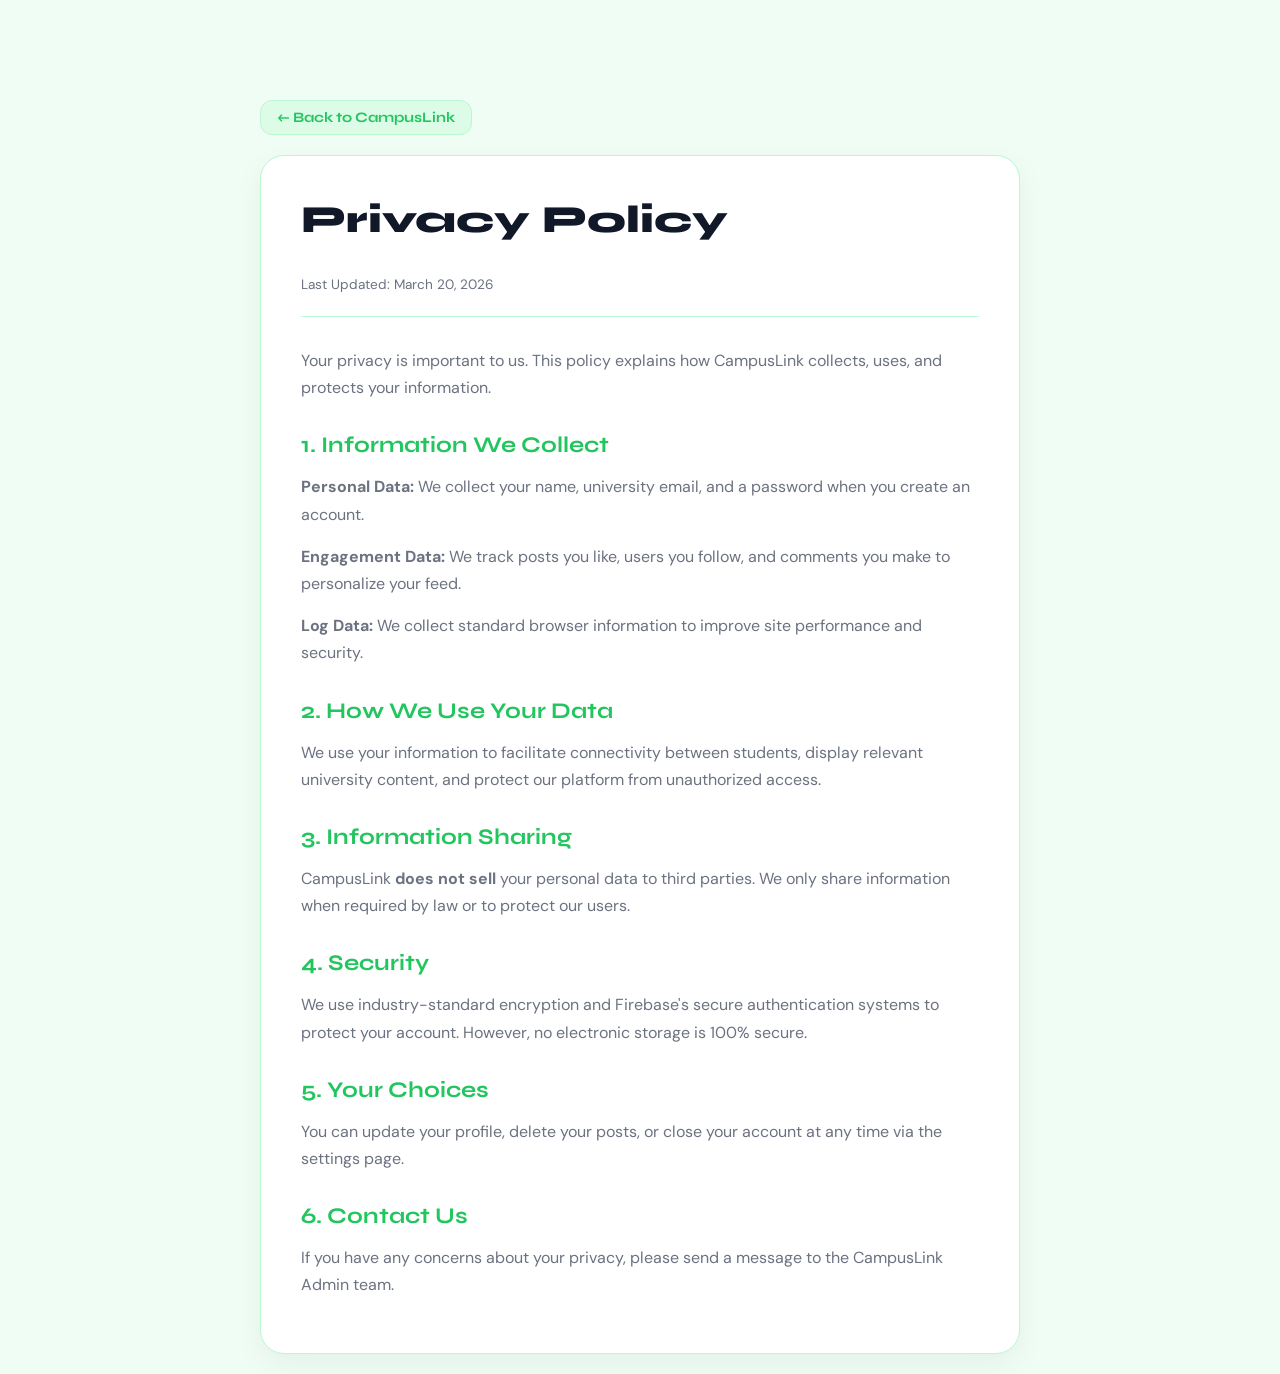
<file: privacy.html>
<!DOCTYPE html>
<html lang="en" data-theme="emerald">
<head>
    <meta charset="UTF-8">
    <meta name="viewport" content="width=device-width, initial-scale=1.0">
    <title>Privacy Policy | CampusLink Student Data Protection</title>
    <meta name="description" content="Read the CampusLink Privacy Policy to understand how we protect your data on our university student community platform." />
    <link rel="canonical" href="https://campuslink-jade.vercel.app/privacy.html" />
    <link rel="icon" type="image/png" href="logo.png" />
    <link rel="apple-touch-icon" href="logo.png" />
    <link rel="preconnect" href="https://fonts.googleapis.com">
    <link href="https://fonts.googleapis.com/css2?family=Syne:wght@400;600;700;800&family=DM+Sans:wght@300;400;500;600&display=swap" rel="stylesheet">
    <link rel="stylesheet" href="styles.css">
    <script>
        (function() {
            const t = localStorage.getItem('cl_theme') || 'emerald';
            document.documentElement.setAttribute('data-theme', t);
        })();
    </script>
    <style>
        body { background: var(--bg); color: var(--text); padding-top: 80px; }
        .policy-container { max-width: 800px; margin: 0 auto; padding: 20px; }
        .policy-card { 
          background: var(--card); 
          border: 1.5px solid var(--border); 
          border-radius: 24px; 
          padding: 40px; 
          box-shadow: 0 10px 30px rgba(0,0,0,0.05);
        }
        h1 { font-family: 'Syne', sans-serif; font-weight: 800; font-size: 2.4rem; margin-bottom: 30px; }
        h2 { font-family: 'Syne', sans-serif; font-weight: 700; font-size: 1.4rem; margin-top: 30px; margin-bottom: 15px; color: var(--primary); }
        p { line-height: 1.7; color: var(--muted); margin-bottom: 15px; }
        .back-btn { 
          display: inline-flex; 
          align-items: center; 
          gap: 8px; 
          text-decoration: none; 
          color: var(--primary); 
          font-weight: 700; 
          margin-bottom: 20px;
          transition: transform .2s;
        }
        .back-btn:hover { transform: translateX(-5px); }
        .last-updated { font-size: 0.85rem; color: var(--muted); border-bottom: 1px solid var(--border); padding-bottom: 20px; margin-bottom: 30px; }
        
        @media(max-width: 600px) {
            .policy-card { padding: 24px; border-radius: 16px; }
            h1 { font-size: 1.8rem; }
        }
    </style>
</head>
<body>
    <div class="policy-container">
        <a href="index.html" class="back-btn">← Back to CampusLink</a>
        <div class="policy-card">
            <h1>Privacy Policy</h1>
            <p class="last-updated">Last Updated: March 20, 2026</p>
            
            <p>Your privacy is important to us. This policy explains how CampusLink collects, uses, and protects your information.</p>
            
            <h2>1. Information We Collect</h2>
            <p><strong>Personal Data:</strong> We collect your name, university email, and a password when you create an account.</p>
            <p><strong>Engagement Data:</strong> We track posts you like, users you follow, and comments you make to personalize your feed.</p>
            <p><strong>Log Data:</strong> We collect standard browser information to improve site performance and security.</p>
            
            <h2>2. How We Use Your Data</h2>
            <p>We use your information to facilitate connectivity between students, display relevant university content, and protect our platform from unauthorized access.</p>
            
            <h2>3. Information Sharing</h2>
            <p>CampusLink <strong>does not sell</strong> your personal data to third parties. We only share information when required by law or to protect our users.</p>
            
            <h2>4. Security</h2>
            <p>We use industry-standard encryption and Firebase's secure authentication systems to protect your account. However, no electronic storage is 100% secure.</p>
            
            <h2>5. Your Choices</h2>
            <p>You can update your profile, delete your posts, or close your account at any time via the settings page.</p>
            
            <h2>6. Contact Us</h2>
            <p>If you have any concerns about your privacy, please send a message to the CampusLink Admin team.</p>
        </div>
    </div>


</body>
</html>
</file>
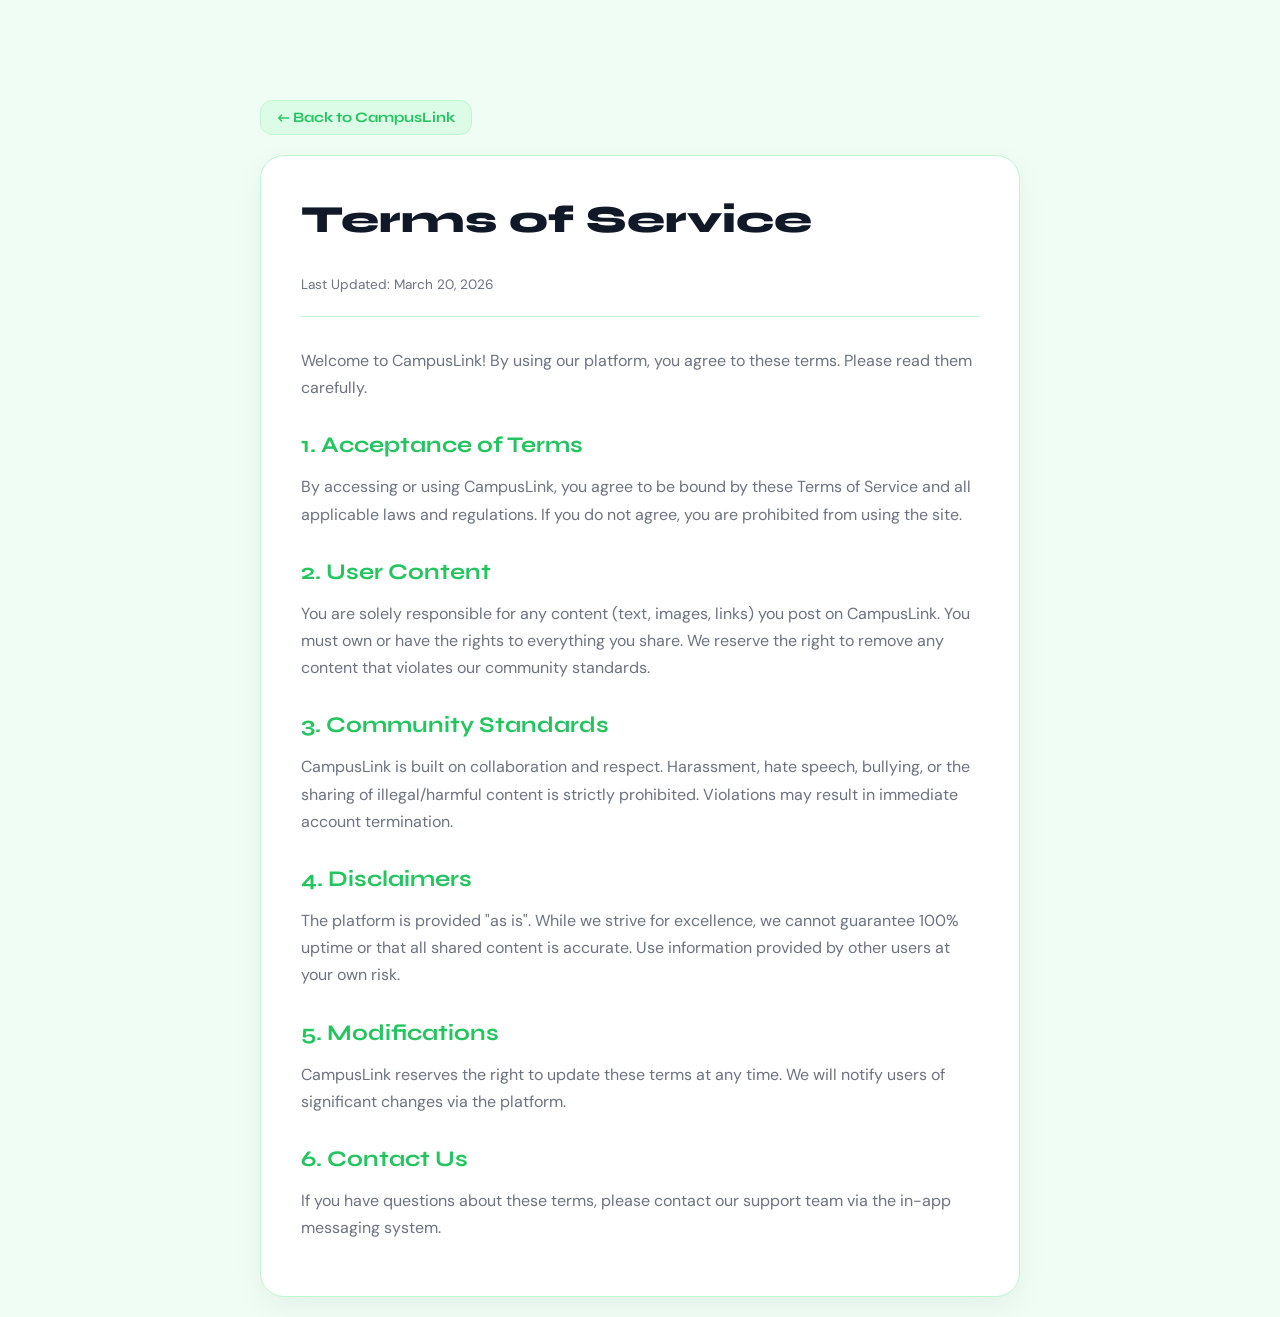
<file: terms.html>
<!DOCTYPE html>
<html lang="en" data-theme="emerald">
<head>
    <meta charset="UTF-8">
    <meta name="viewport" content="width=device-width, initial-scale=1.0">
    <title>Terms of Service | CampusLink Student Community Guidelines</title>
    <meta name="description" content="Review the Terms of Service for CampusLink, the leading student networking and project collaboration platform for universities." />
    <link rel="canonical" href="https://campuslink-jade.vercel.app/terms.html" />
    <link rel="icon" type="image/png" href="logo.png" />
    <link rel="apple-touch-icon" href="logo.png" />
    <link rel="preconnect" href="https://fonts.googleapis.com">
    <link href="https://fonts.googleapis.com/css2?family=Syne:wght@400;600;700;800&family=DM+Sans:wght@300;400;500;600&display=swap" rel="stylesheet">
    <link rel="stylesheet" href="styles.css">
    <script>
        (function() {
            const t = localStorage.getItem('cl_theme') || 'emerald';
            document.documentElement.setAttribute('data-theme', t);
        })();
    </script>
    <style>
        body { background: var(--bg); color: var(--text); padding-top: 80px; }
        .policy-container { max-width: 800px; margin: 0 auto; padding: 20px; }
        .policy-card { 
          background: var(--card); 
          border: 1.5px solid var(--border); 
          border-radius: 24px; 
          padding: 40px; 
          box-shadow: 0 10px 30px rgba(0,0,0,0.05);
        }
        h1 { font-family: 'Syne', sans-serif; font-weight: 800; font-size: 2.4rem; margin-bottom: 30px; }
        h2 { font-family: 'Syne', sans-serif; font-weight: 700; font-size: 1.4rem; margin-top: 30px; margin-bottom: 15px; color: var(--primary); }
        p { line-height: 1.7; color: var(--muted); margin-bottom: 15px; }
        .back-btn { 
          display: inline-flex; 
          align-items: center; 
          gap: 8px; 
          text-decoration: none; 
          color: var(--primary); 
          font-weight: 700; 
          margin-bottom: 20px;
          transition: transform .2s;
        }
        .back-btn:hover { transform: translateX(-5px); }
        .last-updated { font-size: 0.85rem; color: var(--muted); border-bottom: 1px solid var(--border); padding-bottom: 20px; margin-bottom: 30px; }
        
        @media(max-width: 600px) {
            .policy-card { padding: 24px; border-radius: 16px; }
            h1 { font-size: 1.8rem; }
        }
    </style>
</head>
<body>
    <div class="policy-container">
        <a href="index.html" class="back-btn">← Back to CampusLink</a>
        <div class="policy-card">
            <h1>Terms of Service</h1>
            <p class="last-updated">Last Updated: March 20, 2026</p>
            
            <p>Welcome to CampusLink! By using our platform, you agree to these terms. Please read them carefully.</p>
            
            <h2>1. Acceptance of Terms</h2>
            <p>By accessing or using CampusLink, you agree to be bound by these Terms of Service and all applicable laws and regulations. If you do not agree, you are prohibited from using the site.</p>
            
            <h2>2. User Content</h2>
            <p>You are solely responsible for any content (text, images, links) you post on CampusLink. You must own or have the rights to everything you share. We reserve the right to remove any content that violates our community standards.</p>
            
            <h2>3. Community Standards</h2>
            <p>CampusLink is built on collaboration and respect. Harassment, hate speech, bullying, or the sharing of illegal/harmful content is strictly prohibited. Violations may result in immediate account termination.</p>
            
            <h2>4. Disclaimers</h2>
            <p>The platform is provided "as is". While we strive for excellence, we cannot guarantee 100% uptime or that all shared content is accurate. Use information provided by other users at your own risk.</p>
            
            <h2>5. Modifications</h2>
            <p>CampusLink reserves the right to update these terms at any time. We will notify users of significant changes via the platform.</p>
            
            <h2>6. Contact Us</h2>
            <p>If you have questions about these terms, please contact our support team via the in-app messaging system.</p>
        </div>
    </div>


</body>
</html>
</file>
<file: styles.css>
/* ================================================================
   styles.css — CampusLink Complete Stylesheet
   ================================================================ */

/* ── Theme Tokens ─────────────────────────────────────────────── */
[data-theme="classic"] {
  --bg: #FFFFFF;
  --bg2: #F3F4F6;
  --card: #FFFFFF;
  --border: #E5E7EB;
  --primary: #111827;
  --primary2: #000000;
  --accent: #374151;
  --text: #111827;
  --text2: #374151;
  --muted: #6B7280;
  --nav: rgba(255, 255, 255, .95);
  --glow: rgba(0, 0, 0, .05);
  --badge: #F3F4F6;
  --badge-t: #111827;
  --grad: linear-gradient(135deg, #111827, #374151, #1F2937);
  --hero: linear-gradient(135deg, #000000, #374151, #111827)
}

[data-theme="emerald"] {
  --bg: #F0FDF4;
  --bg2: #DCFCE7;
  --card: #fff;
  --border: #BBF7D0;
  --primary: #22C55E;
  --primary2: #16A34A;
  --accent: #10B981;
  --text: #111827;
  --text2: #374151;
  --muted: #6B7280;
  --nav: rgba(240, 253, 244, .92);
  --glow: rgba(34, 197, 94, .15);
  --badge: #D1FAE5;
  --badge-t: #065F46;
  --grad: linear-gradient(135deg, #22C55E, #10B981, #059669);
  --hero: linear-gradient(135deg, #16A34A, #059669, #0D9488)
}

[data-theme="ocean"] {
  --bg: #EFF6FF;
  --bg2: #DBEAFE;
  --card: #fff;
  --border: #BFDBFE;
  --primary: #3B82F6;
  --primary2: #2563EB;
  --accent: #06B6D4;
  --text: #0F172A;
  --text2: #1E3A5F;
  --muted: #64748B;
  --nav: rgba(239, 246, 255, .92);
  --glow: rgba(59, 130, 246, .15);
  --badge: #DBEAFE;
  --badge-t: #1E40AF;
  --grad: linear-gradient(135deg, #3B82F6, #06B6D4, #0891B2);
  --hero: linear-gradient(135deg, #1D4ED8, #0891B2, #0E7490)
}

[data-theme="violet"] {
  --bg: #FAF5FF;
  --bg2: #EDE9FE;
  --card: #fff;
  --border: #DDD6FE;
  --primary: #8B5CF6;
  --primary2: #7C3AED;
  --accent: #EC4899;
  --text: #1E1B4B;
  --text2: #2D2060;
  --muted: #6B7280;
  --nav: rgba(250, 245, 255, .92);
  --glow: rgba(139, 92, 246, .15);
  --badge: #EDE9FE;
  --badge-t: #4C1D95;
  --grad: linear-gradient(135deg, #8B5CF6, #EC4899, #F43F5E);
  --hero: linear-gradient(135deg, #6D28D9, #DB2777, #9333EA)
}

[data-theme="midnight"] {
  --bg: #0F172A;
  --bg2: #1E293B;
  --card: #1E293B;
  --border: #334155;
  --primary: #38BDF8;
  --primary2: #0EA5E9;
  --accent: #818CF8;
  --text: #F1F5F9;
  --text2: #CBD5E1;
  --muted: #94A3B8;
  --nav: rgba(15, 23, 42, .95);
  --glow: rgba(56, 189, 248, .15);
  --badge: #1E3A5F;
  --badge-t: #7DD3FC;
  --grad: linear-gradient(135deg, #38BDF8, #818CF8, #C084FC);
  --hero: linear-gradient(135deg, #0369A1, #4338CA, #6D28D9)
}

[data-theme="rose"] {
  --bg: #FFF1F2;
  --bg2: #FFE4E6;
  --card: #fff;
  --border: #FECDD3;
  --primary: #F43F5E;
  --primary2: #E11D48;
  --accent: #FB923C;
  --text: #1C0A10;
  --text2: #3B0A1A;
  --muted: #9F7182;
  --nav: rgba(255, 241, 242, .92);
  --glow: rgba(244, 63, 94, .15);
  --badge: #FFE4E6;
  --badge-t: #9F1239;
  --grad: linear-gradient(135deg, #F43F5E, #FB923C, #FBBF24);
  --hero: linear-gradient(135deg, #BE123C, #EA580C, #D97706)
}

[data-theme="solar"] {
  --bg: #FFFBEB;
  --bg2: #FEF3C7;
  --card: #fff;
  --border: #FDE68A;
  --primary: #F59E0B;
  --primary2: #D97706;
  --accent: #EF4444;
  --text: #1C1917;
  --text2: #292524;
  --muted: #78716C;
  --nav: rgba(255, 251, 235, .92);
  --glow: rgba(245, 158, 11, .15);
  --badge: #FEF3C7;
  --badge-t: #92400E;
  --grad: linear-gradient(135deg, #F59E0B, #EF4444, #EC4899);
  --hero: linear-gradient(135deg, #D97706, #DC2626, #B45309)
}

/* ── Reset & Base ──────────────────────────────────────────────── */
*,
*::before,
*::after {
  margin: 0;
  padding: 0;
  box-sizing: border-box
}

html {
  scroll-behavior: smooth;
  overflow-x: hidden;
  font-size: 16px
}

@media (min-width: 1400px) {
  html {
    font-size: 18px;
  }
}

@media (max-width: 480px) {
  html {
    font-size: 14px;
  }
}

body {
  font-family: 'DM Sans', sans-serif;
  background: var(--bg);
  color: var(--text);
  min-height: 100vh;
  font-size: 1rem;
  transition: background .35s, color .35s
}

::-webkit-scrollbar {
  width: 8px
}

::-webkit-scrollbar-track {
  background: var(--bg2)
}

::-webkit-scrollbar-thumb {
  background: var(--border);
  border-radius: 99px
}

::-webkit-scrollbar-thumb:hover {
  background: var(--primary)
}

/* ── Cards ─────────────────────────────────────────────────────── */
.card {
  background: var(--card);
  border: 1.5px solid var(--border);
  border-radius: 18px;
  transition: box-shadow .3s, transform .3s
}

.hidden {
  display: none
}

.zero-width {
  width: 0% !important
}

.max-w-200 {
  max-width: 200px !important
}

.flex-center-gap {
  display: flex;
  align-items: center;
  gap: 12px
}

.margin-0 {
  margin: 0 !important
}

.mt-16 {
  margin-top: 16px !important
}

.w-100 {
  width: 100% !important
}

.mb-8 {
  margin-bottom: 8px !important
}

.fs-sm {
  font-size: 0.85rem !important
}

.fs-xs {
  font-size: 0.75rem !important
}

.mb-16 {
  margin-bottom: 16px !important
}

.btn-icon-sz {
  width: 36px;
  height: 36px
}

.nav-title-text {
  font-size: 1.25rem;
  font-family: 'Syne', sans-serif;
  font-weight: 800;
  margin: 0;
  display: inline
}

.trend-btn-style {
  padding: 5px 12px;
  font-size: 0.8rem;
  border-radius: 20px;
  background: var(--bg2)
}

.emoji-big {
  font-size: 3rem;
  margin-bottom: 12px
}

.share-profile-btn {
  background: var(--bg2) !important;
  color: var(--text) !important;
  border: 1.5px solid var(--border) !important
}

.modal-medium {
  max-width: 550px !important
}

.pos-rel {
  position: relative
}

.shrink-0 {
  flex-shrink: 0
}

.round-img-fill {
  width: 100%;
  height: 100%;
  object-fit: cover;
  border-radius: 50%
}

.cursor-pointer {
  cursor: pointer
}

.modal-body-pt0 {
  padding-top: 0 !important
}

.d-field-hidden {
  display: none
}

.edit-event-group {
  display: none;
  flex-direction: column;
  gap: 16px
}

.save-edit-btn {
  margin-top: 20px
}

.upload-bar {
  display: none;
  position: fixed;
  bottom: 70px;
  left: 50%;
  transform: translateX(-50%);
  background: var(--card);
  border: 1.5px solid var(--border);
  border-radius: 12px;
  padding: 12px 20px;
  z-index: 2100;
  font-family: 'Syne', sans-serif;
  font-size: .85rem;
  color: var(--text);
  box-shadow: 0 8px 24px rgba(0, 0, 0, .15)
}

.admin-section-hidden {
  display: none
}

.admin-sidebar-bottom {
  margin-top: auto
}

.spinner-lg {
  width: 40px;
  height: 40px;
  border-width: 4px
}

.account-desc {
  font-size: .85rem;
  color: var(--muted);
  margin-bottom: 14px
}

.trends-widget-mb {
  margin-bottom: 16px
}

.trends-p {
  padding: 10px 16px
}

.contact-intro {
  font-size: 0.85rem;
  color: var(--muted);
  margin-bottom: 20px;
  text-align: center
}

.modal-list-body {
  max-height: 400px;
  overflow-y: auto;
  padding: 10px
}

.th-preview-classic {
  background: linear-gradient(135deg, #111827, #374151)
}

.th-preview-emerald {
  background: linear-gradient(135deg, #22C55E, #10B981)
}

.th-preview-ocean {
  background: linear-gradient(135deg, #3B82F6, #06B6D4)
}

.th-preview-violet {
  background: linear-gradient(135deg, #8B5CF6, #EC4899)
}

.th-preview-midnight {
  background: linear-gradient(135deg, #38BDF8, #818CF8)
}

.th-preview-rose {
  background: linear-gradient(135deg, #F43F5E, #FB923C)
}

.th-preview-solar {
  background: linear-gradient(135deg, #F59E0B, #EF4444)
}

/* ── NAVBAR ─────────────────────────────────────────────────────── */
/* ── HEADER & NAVIGATION ────────────────────────────────────────── */
.main-header {
  position: fixed;
  top: 0;
  left: 0;
  right: 0;
  z-index: 1000;
  transition: transform 0.35s cubic-bezier(0.4, 0, 0.2, 1);
  will-change: transform;
  backface-visibility: hidden;
}

.navbar {
  height: 68px;
  background: var(--nav);
  -webkit-backdrop-filter: blur(20px);
  backdrop-filter: blur(20px);
  border-bottom: 1.5px solid var(--border);
  display: flex;
  align-items: center;
  padding: 0 clamp(10px, 2vw, 24px);
  gap: 8px;
  box-shadow: 0 4px 24px rgba(0, 0, 0, .06);
  transition: transform 0.4s cubic-bezier(0.4, 0, 0.2, 1), background .35s, border-color .35s
}



.nav-logo {
  font-family: 'Syne', sans-serif;
  font-weight: 800;
  font-size: 1.5rem;
  color: var(--primary);
  display: flex;
  align-items: center;
  gap: 10px;
  white-space: nowrap;
  cursor: pointer;
  transition: transform .2s
}

.logo-img {
  height: 32px;
  width: auto;
  object-fit: contain;
}

.nav-logo:hover {
  transform: scale(1.05)
}

.search-wrap {
  flex: 1;
  min-width: 0;
  max-width: 360px;
  position: relative
}

.search-icon {
  position: absolute;
  left: 11px;
  top: 50%;
  transform: translateY(-50%);
  font-size: .9rem;
  pointer-events: none
}

.search-input {
  width: 100%;
  padding: 10px 16px 10px 38px;
  border-radius: 40px;
  border: 1.5px solid var(--border);
  background: var(--card);
  color: var(--text);
  font-family: 'DM Sans', sans-serif;
  font-size: 1rem;
  outline: none;
  transition: all .2s
}

.search-input:focus {
  border-color: var(--primary);
  box-shadow: 0 0 0 3px var(--glow)
}

.search-input::placeholder {
  color: var(--muted)
}

.nav-right {
  display: flex;
  align-items: center;
  gap: 8px;
  margin-left: auto
}

.icon-btn {
  width: 42px;
  height: 42px;
  border-radius: 50%;
  border: 1.5px solid var(--border);
  background: var(--card);
  font-size: 1.1rem;
  cursor: pointer;
  color: var(--text);
  display: flex;
  align-items: center;
  justify-content: center;
  transition: all .2s;
  position: relative
}

.icon-btn:hover {
  background: var(--bg2);
  border-color: var(--primary);
  transform: scale(1.1)
}

.notif-badge {
  width: 9px;
  height: 9px;
  background: var(--primary);
  border-radius: 50%;
  position: absolute;
  top: 4px;
  right: 4px;
  animation: pulse 2s infinite
}

@keyframes pulse {

  0%,
  100% {
    opacity: 1
  }

  50% {
    opacity: .4
  }
}

.nav-right {
  display: flex;
  align-items: center;
  gap: 8px;
  flex-shrink: 0;
  margin-left: auto
}

.theme-btn {
  display: flex;
  align-items: center;
  gap: 6px;
  padding: 8px 16px;
  border-radius: 30px;
  border: 1.5px solid var(--border);
  background: var(--card);
  font-family: 'Syne', sans-serif;
  font-size: .9rem;
  font-weight: 600;
  color: var(--text2);
  cursor: pointer;
  transition: all .2s;
  white-space: nowrap
}

.theme-btn:hover {
  border-color: var(--primary);
  background: var(--bg2);
  transform: scale(1.05)
}

@media(max-width:900px) {
  .theme-name-label {
    display: none;
  }

  .theme-btn {
    padding: 6px 10px;
  }
}

.nav-avatar {
  width: 36px;
  height: 36px;
  border-radius: 50%;
  background: var(--grad);
  font-family: 'Syne', sans-serif;
  font-weight: 800;
  font-size: .8rem;
  color: #fff;
  border: 2px solid var(--primary);
  display: flex;
  align-items: center;
  justify-content: center;
  cursor: pointer;
  transition: all .2s;
  overflow: hidden
}

.nav-avatar img {
  width: 100%;
  height: 100%;
  object-fit: cover;
  border-radius: 50%
}

.nav-avatar:hover {
  transform: scale(1.15);
  box-shadow: 0 0 15px var(--glow)
}

/* ── PAGE TABS ──────────────────────────────────────────────────── */
/* ── PAGE TABS (Second Menu) ─────────────────────────────────────── */
.tabs-container {
  padding: 10px 0;
  display: flex;
  justify-content: center;
  pointer-events: none;
  /* Let clicks pass through to empty space if needed, but tabs will override */
}

.page-tabs {
  pointer-events: auto;
  background: var(--nav);
  -webkit-backdrop-filter: blur(18px);
  backdrop-filter: blur(18px);
  border: 1.5px solid var(--border);
  border-radius: 40px;
  display: flex;
  padding: 6px;
  gap: 4px;
  height: 54px;
  align-items: center;
  overflow-x: auto;
  box-shadow: 0 8px 32px rgba(0, 0, 0, 0.08);
  margin: 0 auto;
  max-width: fit-content;
  width: auto;
  transition: all 0.3s ease;
}

.page-tabs::-webkit-scrollbar {
  display: none
}

.ptab {
  padding: 10px 20px;
  border-radius: 10px;
  border: none;
  font-family: 'Syne', sans-serif;
  font-size: 1rem;
  font-weight: 700;
  color: var(--muted);
  background: transparent;
  display: flex;
  align-items: center;
  gap: 6px;
  white-space: nowrap;
  cursor: pointer;
  transition: all .2s
}

.ptab:hover {
  color: var(--primary);
  background: var(--bg2)
}

.ptab.active {
  background: var(--primary);
  color: #fff;
  box-shadow: 0 4px 12px var(--glow)
}

/* ── APP BODY ───────────────────────────────────────────────────── */
/* ── APP BODY (Modern Bento Grid) ──────────────────────────────── */
.app-body {
  width: 100%;
  max-width: 1440px;
  margin: 154px auto 0;
  padding: 0 clamp(16px, 3vw, 40px) 40px;
  display: grid;
  grid-template-columns: minmax(240px, 22%) 1fr minmax(240px, 22%);
  gap: 30px;
  box-sizing: border-box;
}

@media(max-width: 1400px) {
  .app-body {
    grid-template-columns: 220px 1fr 220px;
    gap: 20px;
  }
}

/* ── FEED SEARCH BAR ─────────────────────────────────────────── */
.search-bar-container {
  background: var(--card);
  border: 1.5px solid var(--border);
  border-radius: 18px;
  padding: 20px;
  margin-bottom: 24px;
  transition: all .3s
}

.search-bar-container:focus-within {
  border-color: var(--primary);
  box-shadow: 0 8px 24px var(--glow)
}

.search-bar-top {
  position: relative;
  display: flex;
  align-items: center;
  gap: 10px
}

.search-icon-inside {
  position: absolute;
  left: 14px;
  font-size: 1.2rem;
  color: var(--muted);
  pointer-events: none
}

.feed-search-input {
  width: 100%;
  padding: 14px 44px 14px 46px;
  border-radius: 14px;
  border: 1.5px solid var(--border);
  background: var(--bg2);
  color: var(--text);
  font-family: inherit;
  font-size: 1.1rem;
  outline: none;
  transition: all .2s;
  border: none
}

.feed-search-input:focus {
  background: var(--card);
  outline: none
}

.clear-search-btn {
  position: absolute;
  right: 10px;
  top: 50%;
  transform: translateY(-50%);
  width: 28px;
  height: 28px;
  border-radius: 50%;
  border: none;
  background: var(--border);
  color: var(--text2);
  font-size: .8rem;
  cursor: pointer;
  display: flex;
  align-items: center;
  justify-content: center;
  transition: all .2s;
  padding: 0;
  line-height: 1
}

.clear-search-btn:hover {
  background: var(--muted);
  color: #fff
}

.search-categories {
  display: flex;
  gap: 8px;
  margin-top: 14px;
  overflow-x: auto;
  padding-bottom: 5px
}

.search-categories::-webkit-scrollbar {
  display: none
}

.sc-btn {
  padding: 10px 20px;
  border-radius: 12px;
  border: 1.5px solid var(--border);
  background: var(--bg2);
  font-family: 'Syne', sans-serif;
  font-size: .95rem;
  font-weight: 700;
  color: var(--muted);
  cursor: pointer;
  white-space: nowrap;
  transition: all .2s;
  display: flex;
  align-items: center;
  gap: 6px
}

.sc-btn:hover {
  border-color: var(--primary);
  color: var(--primary)
}

.sc-btn.active {
  background: var(--primary);
  color: #fff;
  border-color: var(--primary);
  box-shadow: 0 4px 12px var(--glow)
}

/* ── SIDEBARS ───────────────────────────────────────────────────── */
.lsb,
.rsb {
  position: sticky;
  top: 154px;
  height: calc(100vh - 170px);
  display: flex;
  flex-direction: column;
  gap: 20px;
  overflow-y: auto;
  -ms-overflow-style: none;
  /* IE/Edge */
}

@supports (scrollbar-width: none) {

  .lsb,
  .rsb {
    scrollbar-width: none;
  }

  /* Firefox */
}

.lsb::-webkit-scrollbar,
.rsb::-webkit-scrollbar {
  display: none;
}

/* Safari/Chrome */

.card {
  background: var(--card);
  border: 1.5px solid var(--border);
  border-radius: 20px;
  box-shadow: 0 4px 20px rgba(0, 0, 0, 0.03);
  transition: all .3s ease;
}

.card:hover {
  border-color: var(--primary);
  box-shadow: 0 10px 30px var(--glow);
}

.profile-card:hover {
  box-shadow: 0 8px 30px var(--glow);
  transform: translateY(-2px)
}

.cover-img {
  height: 80px;
  background: var(--hero);
  position: relative;
  overflow: hidden
}

.cover-img::before {
  content: '';
  position: absolute;
  inset: 0;
  background: url("data:image/svg+xml,%3Csvg width='20' height='20' viewBox='0 0 20 20' xmlns='http://www.w3.org/2000/svg'%3E%3Ccircle cx='10' cy='10' r='1.5' fill='%23fff' fill-opacity='0.08'/%3E%3C/svg%3E");
  animation: drift 15s linear infinite
}

@keyframes drift {
  to {
    background-position: 60px 60px
  }
}

.lsb-avatar {
  width: 64px;
  height: 64px;
  border-radius: 50%;
  background: var(--grad);
  border: 4px solid var(--card);
  position: absolute;
  bottom: -32px;
  left: 16px;
  font-family: 'Syne', sans-serif;
  font-weight: 800;
  font-size: 1.3rem;
  color: #fff;
  display: flex;
  align-items: center;
  justify-content: center;
  box-shadow: 0 6px 18px var(--glow);
  overflow: hidden
}

.lsb-avatar img {
  width: 100%;
  height: 100%;
  object-fit: cover;
  border-radius: 50%
}

.profile-body {
  padding: 44px 18px 18px
}

.profile-body h3 {
  font-family: 'Syne', sans-serif;
  font-size: 1.15rem;
  font-weight: 800;
  color: var(--text)
}

.profile-body>p {
  font-size: .9rem;
  color: var(--muted);
  margin-top: 3px
}

.level-badge {
  display: inline-flex;
  align-items: center;
  gap: 5px;
  margin-top: 8px;
  padding: 5px 13px;
  border-radius: 20px;
  background: var(--badge);
  color: var(--badge-t);
  font-family: 'Syne', sans-serif;
  font-size: .82rem;
  font-weight: 700
}

.cred-bar {
  margin-top: 12px
}

.cred-label {
  display: flex;
  justify-content: space-between;
  font-size: .78rem;
  color: var(--muted);
  margin-bottom: 4px
}

.cred-track {
  height: 7px;
  background: var(--bg2);
  border-radius: 99px;
  border: 1px solid var(--border);
  overflow: hidden
}

.cred-fill {
  height: 100%;
  background: var(--grad);
  border-radius: 99px;
  width: 0%;
  transition: width 1.5s cubic-bezier(.4, 0, .2, 1)
}

.stats-grid {
  display: grid;
  grid-template-columns: repeat(3, 1fr);
  border-top: 1.5px solid var(--border);
  margin-top: 14px;
  gap: 1px;
  background: var(--border)
}

.stat-item {
  background: var(--card);
  padding: 14px 6px;
  text-align: center;
  cursor: default;
  transition: background .2s
}

.stat-item:hover {
  background: var(--bg2)
}

.stat-num {
  display: block;
  font-family: 'Syne', sans-serif;
  font-size: 1.2rem;
  font-weight: 800;
  color: var(--primary)
}

.stat-lbl {
  display: block;
  font-size: .78rem;
  color: var(--muted);
  margin-top: 3px
}

.lsb-nav {
  padding: 10px
}

.nav-item {
  display: flex;
  align-items: center;
  gap: 12px;
  padding: 13px 16px;
  border-radius: 12px;
  font-size: 1rem;
  color: var(--text2);
  text-decoration: none;
  cursor: pointer;
  transition: all .18s
}

.nav-item:hover,
.nav-item.active {
  background: var(--grad);
  color: #fff;
  font-weight: 700
}

.btn-lsb-post {
  width: 100%;
  margin-top: 12px;
  padding: 14px;
  border-radius: 12px;
  border: none;
  background: var(--grad);
  color: #fff;
  font-family: 'Syne', sans-serif;
  font-size: 1.05rem;
  font-weight: 800;
  cursor: pointer;
  transition: all .2s;
  box-shadow: 0 4px 15px var(--glow)
}

.btn-lsb-post:hover {
  transform: translateY(-2px);
  box-shadow: 0 8px 25px var(--glow);
  filter: brightness(1.05)
}

.btn-lsb-post:active {
  transform: scale(0.98)
}

/* ── BENTO ELITE WIDGETS ───────────────────────────────────────── */
.bento-widget {
  padding: 0 !important;
  overflow: hidden;
  margin-bottom: 24px;
}

.widget-header {
  background: var(--bg2);
  padding: 18px 20px;
  border-bottom: 1.5px solid var(--border);
  display: flex;
  align-items: center;
  gap: 12px;
}

.widget-icon-bg {
  width: 32px;
  height: 32px;
  border-radius: 8px;
  background: var(--grad);
  display: flex;
  align-items: center;
  justify-content: center;
  font-size: 1rem;
  box-shadow: 0 4px 12px var(--glow);
}

.widget-title {
  font-family: 'Syne', sans-serif;
  font-size: 0.95rem;
  font-weight: 800;
  color: var(--text);
  margin: 0;
}

.widget-list {
  display: flex;
  flex-direction: column;
}

/* Hackathons */
.wi-item-bento {
  padding: 16px 20px;
  display: flex;
  align-items: center;
  gap: 14px;
  border-bottom: 1px solid var(--border);
  transition: all 0.3s ease;
  cursor: pointer;
  position: relative;
}

.wi-item-bento:last-child {
  border-bottom: none;
}

.wi-item-bento:hover {
  background: rgba(var(--primary-rgb, 34, 197, 94), 0.05);
}

.wi-icon-bento {
  width: 44px;
  height: 44px;
  border-radius: 12px;
  background: var(--bg2);
  display: flex;
  align-items: center;
  justify-content: center;
  font-size: 1.3rem;
  border: 1px solid var(--border);
  flex-shrink: 0;
}

.wi-info-bento {
  flex: 1;
  min-width: 0;
}

.wi-info-bento h4 {
  font-size: 0.92rem;
  font-weight: 700;
  color: var(--text);
  margin: 0 0 4px;
}

.wi-meta-bento {
  display: flex;
  align-items: center;
  gap: 10px;
  font-size: 0.72rem;
  font-weight: 700;
  color: var(--muted);
}

.wi-prize-bento {
  color: var(--primary);
  background: rgba(var(--primary-rgb, 34, 197, 94), 0.1);
  padding: 2px 8px;
  border-radius: 6px;
}

.wi-join-btn {
  padding: 6px 14px;
  border-radius: 8px;
  background: var(--bg2);
  border: 1.5px solid var(--border);
  font-family: 'Syne', sans-serif;
  font-size: 0.75rem;
  font-weight: 700;
  color: var(--text);
  cursor: pointer;
  transition: all 0.2s;
}

.wi-item-bento:hover .wi-join-btn {
  background: var(--primary);
  color: #fff;
  border-color: var(--primary);
  box-shadow: 0 4px 10px var(--glow);
}

/* Leaderboard */
.lb-row-bento {
  padding: 14px 20px;
  display: flex;
  align-items: center;
  gap: 14px;
  border-bottom: 1px solid var(--border);
  transition: all 0.3s ease;
  cursor: pointer;
  position: relative;
}

.lb-row-bento:last-child {
  border-bottom: none;
}

.lb-row-bento:hover {
  background: rgba(var(--primary-rgb, 34, 197, 94), 0.03);
}

.lb-rank-bento {
  width: 24px;
  font-size: 1.2rem;
  flex-shrink: 0;
  text-align: center;
}

.lb-avatar-bento {
  width: 38px;
  height: 38px;
  border-radius: 50%;
  background: var(--grad);
  display: flex;
  align-items: center;
  justify-content: center;
  font-family: 'Syne', sans-serif;
  font-weight: 800;
  font-size: 0.85rem;
  color: #fff;
  border: 2px solid var(--card);
  overflow: hidden;
}

.lb-avatar-bento img {
  width: 100%;
  height: 100%;
  object-fit: cover;
}

.lb-info-bento {
  flex: 1;
}

.lb-info-bento h4 {
  font-size: 0.88rem;
  font-weight: 700;
  color: var(--text);
  margin: 0;
}

.lb-info-bento p {
  font-size: 0.72rem;
  color: var(--muted);
  margin: 2px 0 0;
}

/* Section Transitions */
.page-section {
  display: none;
  opacity: 0;
  transform: translateY(15px);
  transition: opacity 0.4s cubic-bezier(0.4, 0, 0.2, 1), transform 0.4s cubic-bezier(0.4, 0, 0.2, 1);
  width: 100%;
}

.page-section.active {
  display: flex;
  flex-direction: column;
}

.page-section.active.show {
  opacity: 1;
  transform: translateY(0);
}

/* Skeleton Loading Shine */
.skeleton {
  position: relative;
  overflow: hidden;
  background: var(--bg2);
  border-radius: 12px;
}

.skeleton::after {
  content: "";
  position: absolute;
  top: 0;
  right: 0;
  bottom: 0;
  left: 0;
  transform: translateX(-100%);
  background: linear-gradient(90deg,
      transparent 0,
      rgba(255, 255, 255, 0.2) 20%,
      rgba(255, 255, 255, 0.5) 60%,
      transparent);
  animation: shimmer 1.5s infinite;
}

@keyframes shimmer {
  100% {
    transform: translateX(100%);
  }
}

.sk-text {
  height: 18px;
  margin-bottom: 12px;
  width: 85%;
}

.sk-text-sm {
  height: 14px;
  width: 65%;
}

.sk-avatar {
  width: 48px;
  height: 48px;
  border-radius: 50%;
}

.sk-rect {
  height: 180px;
  width: 100%;
  margin: 15px 0;
}

/* Skeleton Helper Classes */
.sk-profile-name {
  width: 140px;
  margin: 0 auto 10px;
}

.sk-profile-role {
  width: 90px;
  margin: 0 auto 20px;
}

.sk-profile-btn {
  height: 44px;
  border-radius: 20px;
}

.flex-1 {
  flex: 1;
}

.hidden {
  display: none !important;
}

/* Improved Spacing & Layout Shifts */
.feed-col>div:not(.hidden) {
  animation: slideFadeIn 0.4s ease forwards;
}

@keyframes slideFadeIn {
  from {
    opacity: 0;
    transform: translateY(15px);
  }

  to {
    opacity: 1;
    transform: translateY(0);
  }
}

/* ── FEED / CREATE POST ─────────────────────────────────────────── */
.feed-col {
  display: flex;
  flex-direction: column;
  gap: 16px;
  min-width: 0
}

.create-box {
  padding: 18px;
  box-shadow: 0 2px 16px var(--glow);
  transition: all .3s
}

.create-box:hover {
  box-shadow: 0 4px 24px var(--glow)
}

.create-top {
  display: flex;
  gap: 12px;
  align-items: center
}

.create-avatar {
  width: 42px;
  height: 42px;
  border-radius: 50%;
  background: var(--grad);
  display: flex;
  align-items: center;
  justify-content: center;
  font-family: 'Syne', sans-serif;
  font-weight: 800;
  font-size: .9rem;
  color: #fff;
  box-shadow: 0 2px 8px var(--glow);
  flex-shrink: 0;
  overflow: hidden
}

.create-avatar img {
  width: 100%;
  height: 100%;
  object-fit: cover;
  border-radius: 50%
}

.create-input {
  flex: 1;
  padding: 13px 18px;
  border-radius: 30px;
  border: 1.5px solid var(--border);
  background: var(--bg2);
  color: var(--muted);
  font-family: 'DM Sans', sans-serif;
  font-size: 1rem;
  text-align: left;
  cursor: pointer;
  transition: all .2s
}

.create-input:hover {
  border-color: var(--primary);
  background: var(--card);
  color: var(--text)
}

.post-type-btns {
  display: flex;
  gap: 7px;
  flex-wrap: wrap;
  margin-top: 14px;
  padding-top: 14px;
  border-top: 1.5px solid var(--border)
}

.cbt {
  display: flex;
  align-items: center;
  gap: 5px;
  padding: 7px 13px;
  border-radius: 30px;
  border: 1.5px solid var(--border);
  background: transparent;
  font-family: 'DM Sans', sans-serif;
  font-size: .78rem;
  font-weight: 600;
  color: var(--muted);
  cursor: pointer;
  transition: all .2s
}

.cbt:hover,
.cbt.sel {
  background: var(--grad);
  border-color: var(--primary);
  color: #fff
}

/* ── POST CARDS ─────────────────────────────────────────────────── */
.post-card {
  background: var(--card);
  border: 1.5px solid var(--border);
  border-radius: 16px;
  padding: 22px;
  margin-bottom: 24px;
  box-shadow: 0 2px 12px rgba(0, 0, 0, .04);
  transition: all .3s
}

.post-card:hover {
  box-shadow: 0 4px 20px var(--glow);
  transform: translateY(-2px)
}

.post-header {
  display: flex;
  align-items: flex-start;
  gap: 14px;
  margin-bottom: 14px
}

.post-header-right {
  display: flex;
  align-items: center;
  gap: 6px;
  flex-shrink: 0;
  flex-wrap: wrap;
  justify-content: flex-end
}

.post-avatar {
  width: 46px;
  height: 46px;
  border-radius: 50%;
  background: var(--grad);
  display: flex;
  align-items: center;
  justify-content: center;
  font-family: 'Syne', sans-serif;
  font-weight: 800;
  font-size: 1rem;
  color: #fff;
  flex-shrink: 0;
  overflow: hidden
}

.post-avatar img {
  width: 100%;
  height: 100%;
  object-fit: cover;
  border-radius: 50%
}

.post-info {
  flex: 1
}

.post-info h4 {
  font-family: 'Syne', sans-serif;
  font-size: 1.05rem;
  font-weight: 700;
  color: var(--text)
}

.post-info p {
  font-size: .88rem;
  color: var(--muted);
  margin-top: 2px
}

/* Post header right — badge + follow btn */
.post-header-right {
  display: flex;
  align-items: center;
  gap: 8px;
  flex-shrink: 0
}

/* Follow button on post */
.post-follow-btn {
  padding: 7px 17px;
  border-radius: 30px;
  border: 1.5px solid var(--primary);
  background: transparent;
  color: var(--primary);
  font-family: 'Syne', sans-serif;
  font-size: .85rem;
  font-weight: 700;
  cursor: pointer;
  transition: all .2s;
  white-space: nowrap
}

.post-follow-btn:hover {
  background: var(--primary);
  color: #fff;
  transform: scale(1.05)
}

.post-follow-btn.following {
  background: var(--bg2);
  color: var(--muted);
  border-color: var(--border)
}

.post-follow-btn.following:hover {
  background: #FEE2E2;
  color: #DC2626;
  border-color: #FCA5A5
}

/* Own-post "You" tag */
.own-post-tag {
  font-size: .7rem;
  font-weight: 700;
  font-family: 'Syne', sans-serif;
  color: var(--muted);
  background: var(--bg2);
  padding: 4px 10px;
  border-radius: 30px;
  border: 1.5px solid var(--border)
}

.post-badge {
  display: inline-block;
  padding: 5px 13px;
  border-radius: 20px;
  background: var(--badge);
  color: var(--badge-t);
  font-size: .82rem;
  font-weight: 700;
  margin-right: 8px
}

.post-img {
  width: 100%;
  max-height: 600px;
  border-radius: 12px;
  margin: 12px 0;
  display: block;
  cursor: pointer;
  transition: transform .2s;
  object-fit: contain;
  background: var(--bg2)
}

.post-img:hover {
  transform: scale(1.005)
}

/* ── Expandable Content ── */
.post-text-wrap {
  position: relative;
}

.post-content-full {
  display: none;
  margin-top: 8px;
}

.post-extra-hidden {
  display: none;
}

.read-more-btn {
  display: inline-block;
  background: transparent;
  border: none;
  color: var(--primary);
  font-family: inherit;
  font-weight: 700;
  font-size: .95rem;
  cursor: pointer;
  padding: 4px 6px;
  border-radius: 6px;
  transition: all .2s;
  margin-top: 4px;
}

.read-more-btn:hover {
  background: var(--bg2);
  transform: translateX(2px);
}

.expanded .post-content-preview {
  display: none;
}

.expanded .post-content-full {
  display: block;
}

.expanded .post-extra-hidden {
  display: block;
  animation: slideInFade .3s ease-out;
}

@keyframes slideInFade {
  from {
    opacity: 0;
    transform: translateY(8px);
  }

  to {
    opacity: 1;
    transform: translateY(0);
  }
}

.link-preview {
  background: var(--bg2);
  border-radius: 10px;
  border-left: 4px solid var(--primary);
  padding: 14px;
  margin: 12px 0;
  cursor: pointer;
  transition: all .2s
}

.link-preview:hover {
  background: var(--border);
  transform: translateX(4px)
}

.link-preview h5 {
  font-size: .92rem;
  font-weight: 700;
  color: var(--text)
}

.link-preview p {
  font-size: .82rem;
  color: var(--muted);
  margin-top: 4px
}

.proj-box {
  background: var(--hero);
  border-radius: 12px;
  padding: 18px;
  margin: 12px 0
}

.proj-box h4 {
  font-family: 'Syne', sans-serif;
  font-size: 1.05rem;
  font-weight: 800;
  color: #fff
}

.proj-box p {
  font-size: .88rem;
  color: rgba(255, 255, 255, .85);
  margin: 6px 0 10px
}

.proj-tags {
  display: flex;
  flex-wrap: wrap;
  gap: 6px;
  margin-bottom: 10px
}

.proj-tag {
  padding: 4px 12px;
  border-radius: 20px;
  background: rgba(255, 255, 255, .2);
  color: #fff;
  font-size: .78rem;
  font-weight: 600
}

.join-btn {
  padding: 9px 20px;
  border-radius: 30px;
  border: 2px solid #fff;
  background: transparent;
  color: #fff;
  font-family: 'Syne', sans-serif;
  font-size: .85rem;
  font-weight: 700;
  cursor: pointer;
  transition: all .2s
}

.join-btn:hover {
  background: #fff;
  color: var(--primary2, #059669)
}

.post-stats {
  display: flex;
  gap: 14px;
  margin: 12px 0;
  padding: 13px 0;
  border-top: 1.5px solid var(--border);
  border-bottom: 1.5px solid var(--border);
  font-size: 1rem;
  color: var(--muted)
}

.post-actions {
  display: flex;
  gap: 8px;
  margin-top: 12px;
  padding-top: 12px;
  border-top: 1.5px solid var(--border)
}

.act-btn {
  flex: 1;
  padding: 11px 8px;
  border-radius: 10px;
  border: 1.5px solid var(--border);
  background: transparent;
  display: flex;
  align-items: center;
  justify-content: center;
  font-size: 1.05rem;
  cursor: pointer;
  transition: all .2s;
  color: var(--text);
  white-space: nowrap;
  min-width: 0
}

.act-btn:hover {
  background: var(--bg2);
  border-color: var(--primary);
  transform: scale(1.08)
}

.act-btn.liked {
  color: var(--primary);
  transform: scale(1.1)
}

.act-btn.liked:hover {
  background: rgba(0, 0, 0, .05)
}

/* ── COMMENT SECTION ────────────────────────────────────────── */
.comment-section {
  margin-top: 12px;
  padding-top: 12px;
  border-top: 1.5px solid var(--border);
  animation: fadeIn .2s
}

.comment-list {
  display: flex;
  flex-direction: column;
  gap: 10px;
  max-height: 280px;
  overflow-y: auto;
  padding: 2px 0;
  margin-bottom: 10px
}

.comment-list::-webkit-scrollbar {
  width: 4px
}

.comment-list::-webkit-scrollbar-thumb {
  background: var(--border);
  border-radius: 4px
}

.no-comments {
  font-size: .82rem;
  color: var(--muted);
  text-align: center;
  padding: 12px 0
}

.cmt-row {
  display: flex;
  align-items: flex-start;
  gap: 10px
}

.cmt-avatar {
  width: 32px;
  height: 32px;
  border-radius: 50%;
  flex-shrink: 0;
  background: var(--grad);
  display: flex;
  align-items: center;
  justify-content: center;
  font-family: 'Syne', sans-serif;
  font-size: .7rem;
  font-weight: 800;
  color: #fff;
  overflow: hidden
}

.cmt-avatar img {
  width: 100%;
  height: 100%;
  object-fit: cover;
  border-radius: 50%
}

.cmt-bubble {
  flex: 1;
  background: var(--bg2);
  border-radius: 12px;
  padding: 9px 13px;
  border: 1px solid var(--border)
}

.cmt-meta {
  display: flex;
  align-items: center;
  gap: 8px;
  margin-bottom: 4px
}

.cmt-name {
  font-family: 'Syne', sans-serif;
  font-size: .8rem;
  font-weight: 700;
  color: var(--text)
}

.cmt-time {
  font-size: .7rem;
  color: var(--muted)
}

.cmt-text {
  font-size: .88rem;
  color: var(--text);
  line-height: 1.5
}

.cmt-del {
  background: transparent;
  border: none;
  cursor: pointer;
  font-size: .85rem;
  color: var(--muted);
  padding: 4px;
  border-radius: 6px;
  transition: all .2s;
  flex-shrink: 0;
  align-self: center
}

.cmt-del:hover {
  background: #fee2e2;
  color: #dc2626
}

/* Comment input row */
.comment-input-row {
  display: flex;
  align-items: center;
  gap: 10px;
  padding-top: 8px;
  border-top: 1px solid var(--border)
}

.comment-avatar {
  width: 34px;
  height: 34px;
  border-radius: 50%;
  flex-shrink: 0;
  background: var(--grad);
  display: flex;
  align-items: center;
  justify-content: center;
  font-family: 'Syne', sans-serif;
  font-size: .7rem;
  font-weight: 800;
  color: #fff;
  overflow: hidden
}

.comment-input {
  flex: 1;
  padding: 9px 14px;
  border-radius: 30px;
  border: 1.5px solid var(--border);
  background: var(--bg2);
  color: var(--text);
  font-family: 'DM Sans', sans-serif;
  font-size: .88rem;
  outline: none;
  transition: all .2s
}

.comment-input:focus {
  border-color: var(--primary);
  box-shadow: 0 0 0 3px var(--glow);
  background: var(--card)
}

.comment-send {
  width: 36px;
  height: 36px;
  border-radius: 50%;
  border: none;
  background: var(--grad);
  color: #fff;
  font-size: 1rem;
  cursor: pointer;
  transition: all .2s;
  display: flex;
  align-items: center;
  justify-content: center;
  flex-shrink: 0
}

.comment-send:hover {
  transform: scale(1.1);
  box-shadow: 0 4px 12px var(--glow)
}

/* ── NOTIFICATION DROPDOWN ───────────────────────────────────── */
.notif-dropdown {
  background: var(--card);
  border: 1.5px solid var(--border);
  border-radius: 16px;
  box-shadow: 0 12px 40px rgba(0, 0, 0, .2);
  overflow: hidden;
  animation: slideUp .2s cubic-bezier(.4, 0, .2, 1)
}

.nd-header {
  padding: 14px 16px;
  border-bottom: 1.5px solid var(--border);
  font-family: 'Syne', sans-serif;
  font-size: .92rem;
  font-weight: 800;
  color: var(--text);
  display: flex;
  justify-content: space-between;
  align-items: center;
  background: var(--bg2)
}

.nd-close {
  background: transparent;
  border: none;
  font-size: 1rem;
  cursor: pointer;
  color: var(--muted);
  padding: 4px;
  border-radius: 6px;
  transition: all .2s
}

.nd-close:hover {
  background: var(--border);
  color: var(--text)
}

.nd-list {
  max-height: 340px;
  overflow-y: auto
}

.nd-list::-webkit-scrollbar {
  width: 4px
}

.nd-list::-webkit-scrollbar-thumb {
  background: var(--border);
  border-radius: 4px
}

.nd-item {
  display: flex;
  align-items: center;
  gap: 12px;
  padding: 12px 16px;
  border-bottom: 1px solid var(--border);
  transition: background .15s;
  cursor: default
}

.nd-item:hover {
  background: var(--bg2)
}

.nd-item.unread {
  background: var(--glow)
}

.nd-item.unread:hover {
  background: var(--bg2)
}

.nd-avatar {
  width: 38px;
  height: 38px;
  border-radius: 50%;
  flex-shrink: 0;
  background: var(--grad);
  display: flex;
  align-items: center;
  justify-content: center;
  font-family: 'Syne', sans-serif;
  font-size: .78rem;
  font-weight: 800;
  color: #fff;
  overflow: hidden
}

.nd-avatar img {
  width: 100%;
  height: 100%;
  object-fit: cover;
  border-radius: 50%
}

.nd-avatar span {
  font-size: .78rem
}

.nd-body p {
  font-size: .84rem;
  color: var(--text);
  line-height: 1.4;
  margin: 0
}

.nd-time {
  font-size: .7rem;
  color: var(--muted);
  margin-top: 3px;
  display: block
}

.nd-empty {
  padding: 24px;
  text-align: center;
  font-size: .85rem;
  color: var(--muted);
  font-family: 'Syne', sans-serif
}

/* Notif badge — updated to show count */
.notif-badge {
  min-width: 17px;
  height: 17px;
  background: #EF4444;
  border-radius: 99px;
  position: absolute;
  top: 2px;
  right: 2px;
  display: flex;
  align-items: center;
  justify-content: center;
  font-size: .6rem;
  font-weight: 800;
  color: #fff;
  font-family: 'Syne', sans-serif;
  padding: 0 3px;
  border: 2px solid var(--card);
  animation: pulse 2s infinite
}


/* ── EVENTS PAGE ─────────────────────────────────── */
.page-section {
  display: flex;
  flex-direction: column;
  gap: 16px
}

.filter-bar {
  display: flex;
  gap: 8px;
  flex-wrap: wrap;
  margin-bottom: 4px
}

.filt-btn {
  padding: 7px 16px;
  border-radius: 30px;
  border: 1.5px solid var(--border);
  background: var(--card);
  font-family: 'Syne', sans-serif;
  font-size: .8rem;
  font-weight: 700;
  color: var(--muted);
  cursor: pointer;
  transition: all .2s
}

.filt-btn:hover,
.filt-btn.active {
  background: var(--primary);
  color: #fff;
  border-color: var(--primary);
  box-shadow: 0 2px 8px var(--glow)
}

.event-card {
  background: var(--card);
  border: 1.5px solid var(--border);
  border-radius: 16px;
  padding: 20px;
  display: flex;
  align-items: center;
  gap: 16px;
  box-shadow: 0 2px 10px rgba(0, 0, 0, .04);
  transition: all .3s
}

.event-card:hover {
  box-shadow: 0 4px 20px var(--glow);
  transform: translateY(-2px)
}

.event-icon {
  font-size: 2.5rem
}

.event-info {
  flex: 1
}

.event-info h3 {
  font-family: 'Syne', sans-serif;
  font-size: 1rem;
  font-weight: 800;
  color: var(--text)
}

.event-info p {
  font-size: .8rem;
  color: var(--muted);
  margin-top: 4px
}

.attend-btn {
  padding: 9px 18px;
  border-radius: 30px;
  border: none;
  background: var(--grad);
  color: #fff;
  font-family: 'Syne', sans-serif;
  font-size: .78rem;
  font-weight: 700;
  cursor: pointer;
  transition: all .2s;
  white-space: nowrap
}

.attend-btn:hover {
  opacity: .88;
  transform: scale(1.05)
}

/* Leaderboard */
.lb-row {
  background: var(--card);
  border: 1.5px solid var(--border);
  border-radius: 16px;
  padding: 14px 18px;
  display: flex;
  align-items: center;
  gap: 12px;
  box-shadow: 0 2px 8px rgba(0, 0, 0, .04);
  transition: all .3s
}

.lb-row:hover {
  box-shadow: 0 4px 20px var(--glow);
  transform: translateY(-2px)
}

.rank-num {
  width: 28px;
  height: 28px;
  border-radius: 50%;
  background: var(--bg2);
  display: flex;
  align-items: center;
  justify-content: center;
  font-size: .75rem;
  font-weight: 800;
  color: var(--muted);
  flex-shrink: 0
}

.rank-num.gold {
  background: var(--grad);
  color: #fff;
  box-shadow: 0 2px 8px var(--glow)
}

.lb-avatar {
  width: 40px;
  height: 40px;
  border-radius: 50%;
  background: var(--grad);
  display: flex;
  align-items: center;
  justify-content: center;
  font-family: 'Syne', sans-serif;
  font-size: .8rem;
  font-weight: 700;
  color: #fff;
  flex-shrink: 0;
  overflow: hidden
}

.lb-avatar img {
  width: 100%;
  height: 100%;
  object-fit: cover;
  border-radius: 50%
}

.lb-info {
  flex: 1
}

.lb-info h4 {
  font-family: 'Syne', sans-serif;
  font-size: .88rem;
  font-weight: 700;
  color: var(--text)
}

.lb-info p {
  font-size: .72rem;
  color: var(--muted);
  margin-top: 2px
}

.lb-pts {
  font-family: 'Syne', sans-serif;
  font-size: .9rem;
  font-weight: 800;
  color: var(--primary)
}

.follow-btn {
  padding: 6px 14px;
  border-radius: 30px;
  border: none;
  background: var(--grad);
  color: #fff;
  font-family: 'Syne', sans-serif;
  font-size: .72rem;
  font-weight: 700;
  cursor: pointer;
  transition: all .2s;
  flex-shrink: 0
}

.follow-btn:hover {
  opacity: .85;
  transform: scale(1.05)
}

.follow-btn.following {
  background: var(--bg2);
  color: var(--primary);
  border: 1.5px solid var(--primary)
}



/* ── EMPTY STATE ─────────────────────────────────────────────────── */
.empty-state {
  text-align: center;
  padding: 60px 20px
}

.empty-state h3 {
  font-family: 'Syne', sans-serif;
  font-size: 1.4rem;
  color: var(--text);
  margin-bottom: 8px
}

.empty-state p {
  color: var(--muted);
  font-size: .95rem
}

/* ── MODALS ──────────────────────────────────────────────────────── */
.overlay {
  position: fixed;
  inset: 0;
  z-index: 1100;
  background: rgba(0, 0, 0, .55);
  -webkit-backdrop-filter: blur(8px);
  backdrop-filter: blur(8px);
  display: none;
  align-items: center;
  justify-content: center;
  padding: 16px
}

.overlay.open {
  display: flex;
  animation: fadeIn .2s
}

@keyframes fadeIn {
  from {
    opacity: 0
  }

  to {
    opacity: 1
  }
}

.modal {
  background: var(--card);
  border-radius: 20px;
  border: 1.5px solid var(--border);
  max-width: 500px;
  width: 100%;
  max-height: 85vh;
  overflow: auto;
  box-shadow: 0 20px 60px rgba(0, 0, 0, .3);
  animation: slideUp .3s cubic-bezier(.4, 0, .2, 1)
}

@keyframes slideUp {
  from {
    opacity: 0;
    transform: translateY(30px)
  }

  to {
    opacity: 1;
    transform: translateY(0)
  }
}

.modal-header {
  padding: 20px;
  border-bottom: 1.5px solid var(--border);
  display: flex;
  justify-content: space-between;
  align-items: center;
  position: sticky;
  top: 0;
  background: var(--card);
  z-index: 1
}

.modal-header h3 {
  font-family: 'Syne', sans-serif;
  font-size: 1.1rem;
  font-weight: 800;
  color: var(--text)
}

.close-btn {
  width: 36px;
  height: 36px;
  border: none;
  background: var(--bg2);
  border-radius: 50%;
  cursor: pointer;
  font-size: 1.1rem;
  color: var(--text);
  display: flex;
  align-items: center;
  justify-content: center;
  transition: all .2s
}

.close-btn:hover {
  background: var(--primary);
  color: #fff;
  transform: rotate(90deg)
}

.modal-body {
  padding: 20px
}

.form-group {
  margin-bottom: 16px
}

.form-group label {
  display: block;
  font-size: .88rem;
  font-weight: 700;
  color: var(--text);
  margin-bottom: 6px
}

.form-ctrl {
  width: 100%;
  padding: 10px 14px;
  border-radius: 10px;
  border: 1.5px solid var(--border);
  background: var(--bg2);
  color: var(--text);
  font-family: 'DM Sans', sans-serif;
  font-size: .9rem;
  outline: none;
  transition: all .2s
}

.form-ctrl:focus {
  border-color: var(--primary);
  box-shadow: 0 0 0 3px var(--glow);
  background: var(--card)
}

textarea.form-ctrl {
  resize: vertical;
  min-height: 120px
}

.btn-submit {
  width: 100%;
  padding: 12px;
  border-radius: 10px;
  border: none;
  background: var(--grad);
  color: #fff;
  font-family: 'Syne', sans-serif;
  font-size: .95rem;
  font-weight: 700;
  cursor: pointer;
  transition: all .2s;
  box-shadow: 0 4px 12px var(--glow)
}

.btn-submit:hover {
  opacity: .9;
  transform: translateY(-2px);
  box-shadow: 0 8px 20px var(--glow)
}

.btn-submit:disabled {
  opacity: .6;
  cursor: not-allowed;
  transform: none
}

/* Theme grid */
.theme-grid {
  display: grid;
  grid-template-columns: repeat(auto-fit, minmax(140px, 1fr));
  gap: 12px;
  margin-top: 14px
}

.th-card {
  background: var(--bg2);
  border: 2px solid transparent;
  border-radius: 12px;
  padding: 16px;
  text-align: center;
  cursor: pointer;
  transition: all .2s
}

.th-card:hover {
  border-color: var(--primary);
  transform: scale(1.05)
}

.th-card.active {
  border-color: var(--primary);
  background: var(--border);
  box-shadow: 0 0 0 3px var(--glow)
}

.th-preview {
  width: 44px;
  height: 44px;
  border-radius: 10px;
  margin: 0 auto 8px;
  transition: transform .2s
}

.th-card:hover .th-preview {
  transform: scale(1.1)
}

.th-card span {
  font-family: 'Syne', sans-serif;
  font-size: .85rem;
  font-weight: 700;
  color: var(--text)
}

/* ── TOAST ───────────────────────────────────────────────────────── */
#toastEl {
  position: fixed;
  bottom: -80px;
  left: 50%;
  transform: translateX(-50%);
  background: var(--card);
  color: var(--text);
  padding: 14px 24px;
  border-radius: 12px;
  border: 1.5px solid var(--border);
  box-shadow: 0 8px 24px rgba(0, 0, 0, .15);
  z-index: 2000;
  font-family: 'Syne', sans-serif;
  font-size: .9rem;
  font-weight: 600;
  transition: all .3s;
  white-space: nowrap
}

#toastEl.show {
  bottom: 24px
}

/* ── LIGHTBOX ────────────────────────────────────────────────────── */
.lightbox {
  position: fixed;
  inset: 0;
  z-index: 2100;
  background: rgba(0, 0, 0, .88);
  display: flex;
  align-items: center;
  justify-content: center;
  opacity: 0;
  visibility: hidden;
  transition: all .3s;
  cursor: pointer
}

.lightbox.open {
  opacity: 1;
  visibility: visible
}

.lightbox img {
  max-width: 85%;
  max-height: 85vh;
  border-radius: 12px;
  box-shadow: 0 30px 80px rgba(0, 0, 0, .6);
  object-fit: contain
}

/* ── SPINNER ─────────────────────────────────────────────────────── */
.spinner {
  display: inline-block;
  width: 16px;
  height: 16px;
  border: 3px solid rgba(255, 255, 255, .35);
  border-top-color: #fff;
  border-radius: 50%;
  animation: spin .7s linear infinite;
  vertical-align: middle;
  margin-right: 6px
}

@keyframes spin {
  to {
    transform: rotate(360deg)
  }
}

/* ── MOBILE NAV ──────────────────────────────────────────────────── */
.mobile-nav {
  position: fixed;
  bottom: 0;
  left: 0;
  right: 0;
  z-index: 1000;
  height: 70px;
  background: var(--nav);
  -webkit-backdrop-filter: blur(20px);
  backdrop-filter: blur(20px);
  border-top: 1.5px solid var(--border);
  display: none;
  align-items: center;
  justify-content: space-around;
  padding: 0 10px;
  box-shadow: 0 -5px 25px rgba(0, 0, 0, 0.05);
  will-change: transform;
  transition: transform 0.3s cubic-bezier(0.4, 0, 0.2, 1);
  backface-visibility: hidden;
}

.m-nav-item {
  display: flex;
  flex-direction: column;
  align-items: center;
  gap: 4px;
  background: transparent;
  border: none;
  cursor: pointer;
  color: var(--muted);
  text-decoration: none;
  flex: 1;
  transition: all .2s;
  padding: 8px
}

.m-nav-item:hover,
.m-nav-item.active {
  color: var(--primary)
}

.m-nav-create {
  transform: translateY(-12px);
  background: var(--grad);
  border-radius: 50%;
  width: 58px;
  height: 58px;
  max-width: 58px;
  color: #fff !important;
  box-shadow: 0 8px 18px var(--glow);
  border: 2px solid #fff
}

.m-nav-create:hover {
  transform: translateY(-14px) scale(1.05)
}

.m-nav-create .m-nav-lbl {
  display: none
}

/* Icon only for fab style */
.m-nav-create .m-nav-icon {
  font-size: 1.6rem
}

.m-nav-icon {
  font-size: 1.3rem
}

.m-nav-lbl {
  font-size: .65rem;
  font-weight: 700;
  font-family: 'Syne', sans-serif
}

.m-nav-item.active .m-nav-icon {
  transform: translateY(-2px);
  filter: drop-shadow(0 0 5px var(--glow))
}

/* ── Scroll-hide / show states ─────────────────────────────────── */
/* Main Header slides up to hide ONLY the navbar, keeping tabs at top */
.main-header.hide-header {
  transform: translateY(-100%);
}

/* Optional: stronger shadow on navbar when user has scrolled away from top */
.navbar.nav-pinned {
  box-shadow: 0 6px 30px rgba(0, 0, 0, .12)
}

/* Mobile bottom nav slides down (off the bottom) */
.mobile-nav.mob-hidden {
  transform: translateY(100%)
}

/* In hidden state, we might want the tabs to look more compact or different */
.main-header.hide-header .page-tabs {
  transform: scale(0.95);
  box-shadow: 0 4px 20px rgba(0, 0, 0, 0.15);
}



/* ══════════════════════════════════════════════════════════════
   SAVED POSTS SECTION
   ══════════════════════════════════════════════════════════════ */

/* ── Save button on feed posts ── */
.save-btn {
  transition: all .2s;
}

.save-btn.saved {
  color: var(--primary) !important;
  border-color: var(--primary) !important;
}

.save-btn:hover {
  border-color: var(--primary);
}

/* ── Saved page header ── */
.saved-header {
  display: flex;
  align-items: center;
  justify-content: space-between;
  margin-bottom: 20px;
  flex-wrap: wrap;
  gap: 12px;
}

.saved-header-left {
  display: flex;
  align-items: center;
  gap: 16px;
}

.saved-icon-big {
  font-size: 2.6rem;
  line-height: 1;
  filter: drop-shadow(0 4px 10px var(--glow));
}

.saved-title {
  font-family: 'Syne', sans-serif;
  font-size: 1.5rem;
  font-weight: 800;
  color: var(--text);
  margin: 0;
}

.saved-subtitle {
  font-size: .88rem;
  color: var(--muted);
  margin: 4px 0 0;
}

.saved-clear-btn {
  padding: 9px 18px;
  border-radius: 12px;
  border: 1.5px solid #EF4444;
  background: transparent;
  color: #EF4444;
  font-family: 'Syne', sans-serif;
  font-size: .88rem;
  font-weight: 700;
  cursor: pointer;
  transition: all .2s;
  white-space: nowrap;
}

.saved-clear-btn:hover {
  background: #EF4444;
  color: #fff;
  transform: scale(1.04);
}

/* ── Filter row ── */
.saved-filter-row {
  display: flex;
  gap: 8px;
  margin-bottom: 20px;
  overflow-x: auto;
  padding-bottom: 4px;
}

.saved-filter-row::-webkit-scrollbar {
  display: none;
}

.saved-filt {
  padding: 9px 18px;
  border-radius: 30px;
  border: 1.5px solid var(--border);
  background: var(--bg2);
  font-family: 'Syne', sans-serif;
  font-size: .88rem;
  font-weight: 700;
  color: var(--muted);
  cursor: pointer;
  white-space: nowrap;
  transition: all .2s;
  flex-shrink: 0;
}

.saved-filt:hover {
  border-color: var(--primary);
  color: var(--primary);
}

.saved-filt.active {
  background: var(--primary);
  color: #fff;
  border-color: var(--primary);
  box-shadow: 0 4px 12px var(--glow);
}

/* ── Saved card accent ── */
.saved-card {
  border-left: 3px solid var(--primary) !important;
  position: relative;
}

/* ── Saved "when" badge inside card ── */
.saved-badge-row {
  margin-bottom: 10px;
}

.saved-when {
  display: inline-flex;
  align-items: center;
  gap: 5px;
  font-size: .78rem;
  font-weight: 700;
  font-family: 'Syne', sans-serif;
  color: var(--primary);
  background: rgba(var(--primary-rgb, 34, 197, 94), .1);
  padding: 4px 12px;
  border-radius: 20px;
}

/* ── Loading state ── */
.saved-loading {
  display: flex;
  flex-direction: column;
  align-items: center;
  gap: 14px;
  padding: 60px 20px;
  color: var(--muted);
  font-size: .95rem;
}

/* ── Mobile overrides for saved section ── */
@media(max-width:768px) {
  .saved-header {
    align-items: flex-start;
  }

  .saved-title {
    font-size: 1.2rem;
  }

  .saved-icon-big {
    font-size: 2rem;
  }

  .saved-clear-btn {
    padding: 8px 14px;
    font-size: .8rem;
  }

  .saved-filter-row {
    gap: 6px;
  }

  .saved-filt {
    padding: 7px 13px;
    font-size: .8rem;
  }
}

/* ══════════════════════════════════════════════════════════════
   RESPONSIVE — LAPTOP (1100px–1400px)
   ══════════════════════════════════════════════════════════════ */
@media(max-width:1400px) {
  .app-body {
    /* tighten sidebars a bit on normal laptops */
    grid-template-columns: minmax(180px, 16%) minmax(0, 1fr) minmax(180px, 16%);
    gap: clamp(10px, 1vw, 18px);
    padding: 14px clamp(10px, 1.5vw, 24px);
  }
}

/* ══════════════════════════════════════════════════════════════
   RESPONSIVE — TABLET (≤1100px) — 2-column
   ══════════════════════════════════════════════════════════════ */
@media(max-width:1100px) {
  .app-body {
    grid-template-columns: minmax(200px, 25%) minmax(0, 1fr);
    gap: 16px;
    padding: 14px 16px;
    margin-top: 120px;
  }

  .rsb {
    display: none !important;
  }

  .lsb {
    top: 124px;
  }
}

/* ══════════════════════════════════════════════════════════════
   RESPONSIVE — MOBILE (≤768px) — single column
   ══════════════════════════════════════════════════════════════ */
@media(max-width:768px) {

  /* ── Reset Body for Mobile ── */
  html,
  body {
    overflow-x: hidden;
    width: 100%;
  }

  body {
    padding-bottom: 85px;
  }

  /* Space for mobile nav */

  /* ── App layout: single-column flex ── */
  .app-body {
    display: flex;
    flex-direction: column;
    margin-top: 110px;
    /* navbar(60) + tabs(50) roughly */
    padding: 12px 14px 20px;
    gap: 14px;
    width: 100%;
  }

  /* ── Navbar ── */
  .navbar {
    height: 60px;
    padding: 0 12px;
    gap: 8px;
  }

  .nav-logo {
    font-size: 1.1rem;
    gap: 6px;
  }

  .logo-img {
    height: 26px;
  }

  .search-wrap {
    display: none;
  }

  /* Hide global search on mobile to save space */
  .nav-right {
    gap: 8px;
  }

  .icon-btn {
    width: 38px;
    height: 38px;
    font-size: 1rem;
  }

  .theme-btn {
    display: none;
  }

  /* Use settings for theme */

  /* ── Page Tabs ── */
  .page-tabs {
    height: 50px;
    top: 60px;
    padding: 0 10px;
    gap: 6px;
  }

  .ptab {
    padding: 6px 14px;
    font-size: 0.85rem;
    border-radius: 8px;
  }

  /* ── Sidebars: completely hidden ── */
  .lsb,
  .rsb {
    display: none !important;
  }

  /* ── Main Feed ── */
  .feed-col {
    width: 100%;
    max-width: 100%;
  }

  /* ── Post Cards ── */
  .post-card {
    padding: 16px;
    border-radius: 16px;
    margin-bottom: 16px;
  }

  .post-header {
    gap: 12px;
  }

  .post-avatar {
    width: 40px;
    height: 40px;
  }

  .post-info h4 {
    font-size: 0.95rem;
  }

  .post-content {
    font-size: 0.95rem !important;
  }

  .post-actions {
    gap: 6px;
    flex-wrap: wrap;
  }

  .act-btn {
    padding: 9px 6px;
    font-size: 0.85rem;
  }

  /* ── Mobile Nav ── */
  .mobile-nav {
    display: flex !important;
  }

  /* ── Modals ── */
  .overlay {
    padding: 16px;
    align-items: center;
  }

  .modal {
    max-width: 95%;
    max-height: 85vh;
    border-radius: 24px;
    margin: auto;
  }

  /* ── Search Bar Container ── */
  .search-bar-container {
    padding: 14px;
  }

  .feed-search-input {
    font-size: 0.95rem;
    padding: 10px 38px;
  }


}

/* ══════════════════════════════════════════════════════════════
   RESPONSIVE — SMALL MOBILE (≤420px)
   ══════════════════════════════════════════════════════════════ */
@media(max-width:420px) {
  .app-body {
    padding: 8px 10px 16px;
    gap: 10px;
  }

  .search-wrap {
    display: none;
  }

  .nav-logo {
    font-size: .9rem;
  }

  .icon-btn {
    width: 32px;
    height: 32px;
  }

  .ptab {
    font-size: .68rem;
    padding: 5px 8px;
  }

  .post-card {
    padding: 12px;
    border-radius: 12px;
  }

  .post-header {
    gap: 8px;
  }

  .post-actions {
    gap: 4px;
  }

  .act-btn {
    padding: 6px 4px;
    font-size: .74rem;
  }

  .theme-grid {
    grid-template-columns: repeat(2, 1fr);
  }

  .sc-btn {
    padding: 6px 9px;
    font-size: .72rem;
  }

  .search-categories {
    flex-wrap: nowrap;
  }

  .modal {
    border-radius: 18px 18px 0 0;
  }

  .post-follow-btn {
    padding: 3px 8px;
    font-size: .65rem;
  }
}



/* ── LINK PREVIEWS & EVENTS ── */
.link-preview-box {
  background: var(--bg2);
  border: 1.5px solid var(--border);
  border-radius: 14px;
  padding: 12px;
  margin: 12px 0;
  display: flex;
  align-items: center;
  gap: 14px;
  cursor: pointer;
  transition: all .2s;
  border-left: 4px solid var(--primary)
}

.link-preview-box:hover {
  transform: translateY(-2px);
  box-shadow: 0 6px 18px var(--glow);
  border-color: var(--primary)
}

.lp-icon {
  font-size: 1.4rem;
  background: var(--card);
  width: 44px;
  height: 44px;
  border-radius: 10px;
  display: flex;
  align-items: center;
  justify-content: center
}

.lp-info {
  flex: 1;
  overflow: hidden
}

.lp-info h5 {
  font-family: 'Syne', sans-serif;
  font-size: .9rem;
  font-weight: 700;
  color: var(--text);
  white-space: nowrap;
  overflow: hidden;
  text-overflow: ellipsis;
  margin: 0
}

.lp-info p {
  font-size: .75rem;
  color: var(--muted);
  white-space: nowrap;
  overflow: hidden;
  text-overflow: ellipsis;
  margin-top: 2px
}

.lp-arrow {
  font-size: .8rem;
  color: var(--muted)
}

.event-details-box h4 {
  font-family: 'Syne', sans-serif;
  font-size: 1.1rem;
  font-weight: 800;
  color: var(--text);
  margin: 0
}

/* ══════════════════════════════════════════════════════════════
   PROFILE STATS & MODALS
   ══════════════════════════════════════════════════════════════ */
.stat-item.stat-clickable {
  cursor: pointer;
  padding: 8px;
  border-radius: 10px;
  transition: all 0.2s cubic-bezier(0.175, 0.885, 0.32, 1.275);
}

.stat-item.stat-clickable:hover {
  background: var(--bg2);
  transform: translateY(-3px);
  box-shadow: 0 4px 12px rgba(0, 0, 0, 0.05);
}

.stat-item.stat-clickable:active {
  transform: scale(0.95);
}

/* ── Follow Modal Specifics ── */
.follow-modal {
  max-width: 480px;
  max-height: 80vh;
  display: flex;
  flex-direction: column;
}

.fm-count {
  font-size: 0.9rem;
  color: var(--muted);
  font-weight: 500;
  margin-left: 6px;
}

.fm-search-wrap {
  position: relative;
  margin: 0 16px 16px;
}

.fm-search-icon {
  position: absolute;
  left: 12px;
  top: 50%;
  transform: translateY(-50%);
  color: var(--muted);
  font-size: 0.9rem;
}

.fm-search-input {
  width: 100%;
  padding: 10px 12px 10px 36px;
  background: var(--bg2);
  border: 1.5px solid var(--border);
  border-radius: 12px;
  font-size: 0.9rem;
  color: var(--text);
}

.fm-list {
  flex: 1;
  overflow-y: auto;
  padding: 0 16px 16px;
}

.fm-user-card {
  display: flex;
  align-items: center;
  gap: 12px;
  padding: 12px;
  border-radius: 14px;
  transition: background 0.2s;
}

.fm-user-card:hover {
  background: var(--bg2);
}

.fm-avatar {
  width: 44px;
  height: 44px;
  border-radius: 50%;
  background: var(--grad);
  display: flex;
  align-items: center;
  justify-content: center;
  overflow: hidden;
  flex-shrink: 0;
}

.fm-avatar-img {
  width: 100%;
  height: 100%;
  object-fit: cover;
}

.fm-avatar-initials {
  color: #fff;
  font-weight: 800;
  font-family: 'Syne', sans-serif;
  font-size: 0.9rem;
}

.fm-user-info {
  flex: 1;
  min-width: 0;
}

.fm-name {
  font-size: 0.95rem;
  font-weight: 700;
  color: var(--text);
  margin: 0;
  white-space: nowrap;
  overflow: hidden;
  text-overflow: ellipsis;
}

.fm-bio {
  font-size: 0.78rem;
  color: var(--muted);
  margin: 2px 0 0;
  white-space: nowrap;
  overflow: hidden;
  text-overflow: ellipsis;
}

.fm-follow-btn {
  padding: 6px 14px;
  border-radius: 50px;
  font-size: 0.82rem;
  font-weight: 700;
  cursor: pointer;
  transition: all 0.2s;
  border: 1.5px solid var(--primary);
  background: transparent;
  color: var(--primary);
}

.fm-follow-btn:hover {
  background: var(--primary);
  color: #fff;
}

.fm-follow-btn.following {
  background: var(--bg2);
  color: var(--text);
  border-color: var(--border);
}

.fm-follow-btn.following:hover {
  background: #fee2e2;
  border-color: #ef4444;
  color: #ef4444;
  content: "Unfollow";
}

.fm-you-tag {
  font-size: 0.75rem;
  color: var(--muted);
  font-weight: 600;
  padding: 4px 10px;
  background: var(--bg2);
  border-radius: 20px;
}

.fm-loading,
.fm-empty {
  padding: 40px 20px;
  text-align: center;
  color: var(--muted);
}

/* ══════════════════════════════════════════════════════════════
   MY POSTS PAGE SECTION
   ══════════════════════════════════════════════════════════════ */
.myp-header {
  display: flex;
  align-items: center;
  justify-content: space-between;
  margin-bottom: 24px;
  gap: 16px;
  flex-wrap: wrap;
}

.myp-header-left {
  display: flex;
  align-items: center;
  gap: 16px;
}

.myp-avatar {
  width: 64px;
  height: 64px;
  border-radius: 50%;
  background: var(--grad);
  display: flex;
  align-items: center;
  justify-content: center;
  color: #fff;
  font-size: 1.4rem;
  font-weight: 800;
  font-family: 'Syne', sans-serif;
  box-shadow: 0 8px 16px var(--glow);
  flex-shrink: 0;
}

.myp-title {
  font-family: 'Syne', sans-serif;
  font-size: 1.6rem;
  font-weight: 800;
  margin: 0;
}

.myp-subtitle {
  font-size: 0.9rem;
  color: var(--muted);
  margin: 4px 0 0;
}

.myp-compose-btn {
  padding: 10px 20px;
  border-radius: 12px;
  background: var(--grad);
  color: #fff;
  font-weight: 700;
  border: none;
  cursor: pointer;
  box-shadow: 0 4px 12px var(--glow);
  transition: all 0.2s;
}

.myp-compose-btn:hover {
  transform: translateY(-2px);
  box-shadow: 0 6px 16px var(--glow);
}

.myp-view-row {
  display: flex;
  gap: 10px;
  margin-bottom: 20px;
  border-bottom: 1.5px solid var(--border);
  padding-bottom: 12px;
}

.myp-view-btn {
  background: transparent;
  border: none;
  font-size: 0.9rem;
  font-weight: 700;
  color: var(--muted);
  cursor: pointer;
  padding: 6px 12px;
  border-radius: 8px;
  transition: all 0.2s;
}

.myp-view-btn.active {
  background: var(--bg2);
  color: var(--primary);
}

/* ── Grid View ── */
.myp-grid {
  display: grid;
  grid-template-columns: repeat(auto-fill, minmax(200px, 1fr));
  gap: 12px;
}

.myp-grid-card {
  aspect-ratio: 1/1;
  background: var(--bg2);
  border-radius: 12px;
  overflow: hidden;
  position: relative;
  cursor: pointer;
  border: 1.5px solid var(--border);
  transition: all 0.2s;
  display: flex;
  flex-direction: column;
}

.myp-grid-card:hover {
  transform: scale(1.02);
  border-color: var(--primary);
  box-shadow: 0 8px 24px rgba(0, 0, 0, 0.1);
}

.myp-grid-img {
  flex: 1;
  background-size: cover;
  background-position: center;
  position: relative;
}

.myp-grid-overlay {
  position: absolute;
  inset: 0;
  background: rgba(0, 0, 0, 0.4);
  display: flex;
  align-items: center;
  justify-content: center;
  gap: 12px;
  color: #fff;
  font-weight: 700;
  opacity: 0;
  transition: opacity 0.2s;
}

.myp-grid-card:hover .myp-grid-overlay {
  opacity: 1;
}

.myp-grid-text {
  flex: 1;
  padding: 12px;
  font-size: 0.82rem;
  line-height: 1.4;
  color: var(--text);
  display: flex;
  align-items: center;
  justify-content: center;
  text-align: center;
}

.myp-grid-footer {
  padding: 8px 12px;
  background: var(--card);
  display: flex;
  justify-content: space-between;
  align-items: center;
  border-top: 1px solid var(--border);
}

.myp-grid-badge {
  font-size: 0.65rem;
  font-weight: 800;
  text-transform: uppercase;
  color: var(--muted);
}

.myp-grid-time {
  font-size: 0.65rem;
  color: var(--muted);
}

/* Overlay Open State */
.overlay.open {
  opacity: 1;
  visibility: visible;
  pointer-events: auto;
}

.overlay.open .modal {
  transform: scale(1);
}

/* ── DROPDOWNS: Notifications & Messages ─────────────────────────── */
.notif-dropdown {
  background: var(--card);
  border: 1.5px solid var(--border);
  border-radius: 16px;
  box-shadow: 0 12px 40px rgba(0, 0, 0, 0.25);
  display: flex;
  flex-direction: column;
  overflow: hidden;
  animation: dropSlide .25s cubic-bezier(.175, .885, .32, 1.275);
}

@keyframes dropSlide {
  from {
    opacity: 0;
    transform: translateY(-10px) scale(0.95);
  }

  to {
    opacity: 1;
    transform: translateY(0) scale(1);
  }
}

.nd-header {
  padding: 14px 18px;
  border-bottom: 1.5px solid var(--border);
  display: flex;
  justify-content: space-between;
  align-items: center;
  font-family: 'Syne', sans-serif;
  font-weight: 800;
  color: var(--text);
  font-size: 0.95rem;
}

.nd-close {
  background: var(--bg2);
  border: none;
  width: 28px;
  height: 28px;
  border-radius: 50%;
  cursor: pointer;
  color: var(--text);
  display: flex;
  align-items: center;
  justify-content: center;
  transition: all 0.2s;
}

.nd-close:hover {
  background: var(--primary);
  color: #fff;
}

.nd-list {
  max-height: 400px;
  overflow-y: auto;
}

.nd-item {
  display: flex;
  gap: 12px;
  padding: 12px 16px;
  cursor: pointer;
  transition: all 0.2s;
  border-bottom: 1px solid var(--border);
}

.nd-item:last-child {
  border-bottom: none;
}

.nd-item:hover {
  background: var(--bg2);
}

.nd-item.unread {
  background: var(--glow);
  border-left: 3px solid var(--primary);
}

.nd-avatar {
  width: 40px;
  height: 40px;
  border-radius: 50%;
  background: var(--grad);
  display: flex;
  align-items: center;
  justify-content: center;
  flex-shrink: 0;
  overflow: hidden;
  font-weight: 700;
  color: #fff;
  font-size: 0.8rem;
}

.nd-avatar img {
  width: 100%;
  height: 100%;
  object-fit: cover;
}

.nd-body {
  flex: 1;
  min-width: 0;
}

.nd-body p {
  font-size: 0.85rem;
  color: var(--text);
  margin: 0;
  line-height: 1.4;
  display: -webkit-box;
  -webkit-line-clamp: 2;
  line-clamp: 2;
  -webkit-box-orient: vertical;
  overflow: hidden;
}

.nd-time {
  font-size: 0.72rem;
  color: var(--muted);
  display: block;
  margin-top: 4px;
}

.nd-msg-top {
  display: flex;
  justify-content: space-between;
  align-items: baseline;
  margin-bottom: 4px;
}

.nd-msg-top strong {
  font-size: 0.88rem;
  color: var(--text);
}

.nd-empty {
  padding: 40px 20px;
  text-align: center;
  color: var(--muted);
  font-size: 0.88rem;
}

.nd-footer {
  padding: 12px;
  text-align: center;
  border-top: 1.5px solid var(--border);
  background: var(--bg2);
}

.nd-footer a {
  font-size: 0.82rem;
  font-weight: 700;
  color: var(--primary);
  text-decoration: none;
}

.nd-footer a:hover {
  text-decoration: underline;
}

/* Badges */
.notif-badge,
.msg-badge {
  position: absolute;
  top: -4px;
  right: -4px;
  background: #ef4444;
  color: #fff;
  font-size: 0.65rem;
  font-weight: 800;
  min-width: 18px;
  height: 18px;
  border-radius: 10px;
  display: flex;
  align-items: center;
  justify-content: center;
  border: 2px solid var(--card);
  box-shadow: 0 2px 6px rgba(239, 68, 68, 0.4);
}

/* Specific to top messages button icon-btn should be relative for badge */
.icon-btn {
  position: relative;
}

/* ══════════════════════════════════════════════════════════════
   CALENDAR MODAL STYLES
   ══════════════════════════════════════════════════════════════ */
.calendar-modal {
  max-width: 850px;
  width: 95%;
  height: auto;
  overflow: visible;
}

.calendar-modal .modal-body {
  display: grid;
  grid-template-columns: 1.15fr 0.85fr;
  gap: 24px;
  padding: 24px;
  max-height: 80vh;
  overflow: hidden;
}

@media (max-width: 800px) {
  .calendar-modal {
    margin: auto;
    width: 96%;
    max-height: 95vh;
  }

  .calendar-modal .modal-body {
    grid-template-columns: 1fr;
    padding: 14px;
    gap: 16px;
    overflow-y: auto;
    max-height: 85vh;
  }

  .calendar-header h2,
  .sde-header h4 {
    text-align: left;
  }

  .calendar-container {
    padding: 12px;
  }

  .selected-date-events {
    height: auto;
    max-height: none;
  }

  .calendar-events-list {
    max-height: 40vh;
    overflow-y: auto;
  }
}

/* ── Calendar Grid ── */
.calendar-container {
  background: var(--bg2);
  border-radius: 20px;
  padding: 20px;
  border: 1.5px solid var(--border);
}

.calendar-header {
  display: flex;
  justify-content: space-between;
  align-items: center;
  margin-bottom: 20px;
}

.calendar-header h2 {
  font-family: 'Syne', sans-serif;
  font-size: 1.3rem;
  font-weight: 800;
  color: var(--text);
  margin: 0;
}

.cal-nav-btn {
  width: 36px;
  height: 36px;
  border-radius: 50%;
  border: 1.5px solid var(--border);
  background: var(--card);
  cursor: pointer;
  display: flex;
  align-items: center;
  justify-content: center;
  transition: all .2s;
  color: var(--text);
}

.cal-nav-btn:hover {
  background: var(--primary);
  color: #fff;
  border-color: var(--primary);
}

.calendar-weekdays {
  display: grid;
  grid-template-columns: repeat(7, 1fr);
  text-align: center;
  font-weight: 800;
  font-family: 'Syne', sans-serif;
  font-size: .8rem;
  color: var(--muted);
  margin-bottom: 12px;
}

.calendar-days {
  display: grid;
  grid-template-columns: repeat(7, 1fr);
  gap: 8px;
}

.cal-day {
  aspect-ratio: 1;
  display: flex;
  align-items: center;
  justify-content: center;
  border-radius: 12px;
  cursor: pointer;
  font-size: .95rem;
  font-weight: 600;
  transition: all .25s cubic-bezier(0.175, 0.885, 0.32, 1.275);
  position: relative;
  background: var(--card);
  border: 1px solid transparent;
}

.cal-day:hover {
  background: var(--bg2);
  transform: scale(1.1);
  border-color: var(--primary);
  z-index: 2;
}

.cal-day.today {
  border: 2px solid var(--primary);
  color: var(--primary);
  font-weight: 800;
}

.cal-day.selected {
  background: var(--primary);
  color: #fff;
  box-shadow: 0 4px 12px var(--glow);
  transform: scale(1.15);
  z-index: 2;
}

.cal-day.has-event::after {
  content: '';
  position: absolute;
  bottom: 6px;
  left: 50%;
  transform: translateX(-50%);
  width: 6px;
  height: 6px;
  background: var(--primary);
  border-radius: 50%;
  box-shadow: 0 0 5px var(--primary);
}

.cal-day.selected.has-event::after {
  background: #fff;
  box-shadow: none;
}

.cal-day.empty {
  cursor: default;
  background: transparent;
  pointer-events: none;
}

/* ── Selected Date Events List ── */
.selected-date-events {
  display: flex;
  flex-direction: column;
  height: 100%;
  min-height: 0;
  gap: 12px;
}

.sde-header h4 {
  font-family: 'Syne', sans-serif;
  font-size: 1.1rem;
  font-weight: 800;
  color: var(--text);
  margin-bottom: 12px;
  border-bottom: 1.5px solid var(--border);
  padding-bottom: 8px;
}

.calendar-events-list {
  flex: 1;
  overflow-y: auto;
  padding-right: 6px;
  display: flex;
  flex-direction: column;
  gap: 12px;
  min-height: 0;
}

.calendar-events-list::-webkit-scrollbar {
  width: 4px;
}

.calendar-events-list::-webkit-scrollbar-thumb {
  background: var(--border);
  border-radius: 4px;
}

/* ── Calendar Event Card ── */
.cal-event-card {
  background: var(--card);
  border: 1.5px solid var(--border);
  border-radius: 16px;
  padding: 14px;
  display: flex;
  flex-direction: column;
  gap: 10px;
  transition: all .3s ease;
  cursor: pointer;
  animation: slideRightFade .3s ease-out backwards;
}

@keyframes slideRightFade {
  from {
    opacity: 0;
    transform: translateX(-20px);
  }

  to {
    opacity: 1;
    transform: translateX(0);
  }
}

.cal-event-card:hover {
  transform: translateX(6px);
  border-color: var(--primary);
  box-shadow: 0 4px 16px var(--glow);
}

.cec-poster {
  width: 100%;
  height: 120px;
  object-fit: cover;
  border-radius: 10px;
  background: var(--bg2);
}

.cec-info h5 {
  font-family: 'Syne', sans-serif;
  font-size: 1rem;
  font-weight: 800;
  color: var(--text);
  margin: 0 0 6px 0;
}

.cec-info p {
  font-size: .85rem;
  color: var(--muted);
  line-height: 1.4;
  margin: 0 0 8px 0;
  display: -webkit-box;
  -webkit-line-clamp: 2;
  line-clamp: 2;
  -webkit-box-orient: vertical;
  overflow: hidden;
}

.cec-footer {
  display: flex;
  justify-content: space-between;
  align-items: center;
  margin-top: auto;
}

.cec-time {
  font-size: .78rem;
  font-weight: 600;
  color: var(--primary);
}

.cec-type {
  font-size: .72rem;
  font-weight: 700;
  background: var(--badge);
  color: var(--badge-t);
  padding: 4px 10px;
  border-radius: 20px;
}

@media (max-width: 800px) {
  .cal-event-card {
    text-align: center;
    align-items: center;
  }

  .cec-info p {
    -webkit-line-clamp: 3;
    line-clamp: 3;
  }

  .cec-footer {
    justify-content: center;
    gap: 12px;
  }
}

.no-events-msg {
  text-align: center;
  padding: 40px 20px;
  color: var(--muted);
  font-family: 'Syne', sans-serif;
  border: 1.5px dashed var(--border);
  border-radius: 16px;
  animation: fadeIn .4s ease;
}

.no-events-msg span {
  font-size: 2.5rem;
  display: block;
  margin-bottom: 12px;
}

.trend-btn-modal {
  transition: all .2s;
  cursor: pointer;
  border: 1.5px solid var(--border);
  color: var(--text2);
}

.trend-btn-modal:hover {
  background: var(--primary) !important;
  color: #fff !important;
  border-color: var(--primary) !important;
  transform: scale(1.05);
}

/* ── TOGGLE SWITCH ── */
.switch {
  position: relative;
  display: inline-block;
  width: 46px;
  height: 24px;
}

.switch input {
  opacity: 0;
  width: 0;
  height: 0;
}

.slider {
  position: absolute;
  cursor: pointer;
  inset: 0;
  background-color: var(--border);
  transition: .3s;
  border-radius: 34px;
}

.slider:before {
  position: absolute;
  content: "";
  height: 18px;
  width: 18px;
  left: 3px;
  bottom: 3px;
  background-color: #fff;
  transition: .3s;
  border-radius: 50%;
}

input:checked+.slider {
  background-color: var(--primary);
}

input:focus+.slider {
  box-shadow: 0 0 1px var(--primary);
}

input:checked+.slider:before {
  transform: translateX(22px);
}

/* ══════════════════════════════════════════════════════════════
   DATE-AWARE EVENTS PAGE
   ══════════════════════════════════════════════════════════════ */

/* ── Page header ── */
.ev-page-header {
  display: flex;
  align-items: center;
  justify-content: space-between;
  gap: 16px;
  padding: 20px 24px;
  margin-bottom: 24px;
  flex-wrap: wrap;
  background: var(--card);
}

.ev-page-header-left {
  display: flex;
  align-items: center;
  gap: 16px;
}

.ev-page-icon {
  font-size: 2.4rem;
  line-height: 1;
  filter: drop-shadow(0 4px 8px var(--glow));
}

.ev-page-title {
  font-family: 'Syne', sans-serif;
  font-size: 1.4rem;
  font-weight: 800;
  color: var(--text);
  margin: 0;
}

.ev-page-sub {
  font-size: .84rem;
  color: var(--muted);
  margin: 3px 0 0;
}

/* ── Jump nav ── */
.ev-jump-nav {
  display: flex;
  gap: 8px;
  flex-wrap: wrap;
}

.ev-jump-btn {
  padding: 8px 18px;
  border-radius: 30px;
  border: 1.5px solid var(--border);
  background: var(--bg2);
  font-family: 'Syne', sans-serif;
  font-size: .82rem;
  font-weight: 700;
  color: var(--text2);
  text-decoration: none;
  cursor: pointer;
  transition: all .2s;
  white-space: nowrap;
}

.ev-jump-btn:hover {
  background: var(--primary);
  border-color: var(--primary);
  color: #fff;
  transform: translateY(-2px);
  box-shadow: 0 4px 12px var(--glow);
}

/* ── Section wrapper ── */
.ev-section {
  margin-bottom: 36px;
}

.ev-section-header {
  display: flex;
  align-items: center;
  gap: 12px;
  margin-bottom: 16px;
  padding-bottom: 12px;
  border-bottom: 2px solid var(--border);
}

.ev-section-title {
  font-family: 'Syne', sans-serif;
  font-size: 1.15rem;
  font-weight: 800;
  color: var(--text);
  margin: 0;
}

.ev-section-count {
  padding: 3px 11px;
  border-radius: 20px;
  background: var(--badge);
  color: var(--badge-t);
  font-family: 'Syne', sans-serif;
  font-size: .78rem;
  font-weight: 800;
}

/* Today section accent */
.ev-section-today .ev-section-title {
  color: var(--primary);
}

.ev-section-today .ev-section-header {
  border-bottom-color: var(--primary);
}

.ev-section-today .ev-section-count {
  background: var(--primary);
  color: #fff;
}

/* Past section accent */
.ev-section-past .ev-section-title {
  color: var(--muted);
}

/* ── Section empty state ── */
.ev-section-empty {
  padding: 20px;
  border-radius: 14px;
  background: var(--bg2);
  border: 1.5px dashed var(--border);
  text-align: center;
  font-size: .9rem;
  color: var(--muted);
  font-family: 'Syne', sans-serif;
}

/* ── Cards grid ── */
.ev-cards-grid {
  display: grid;
  grid-template-columns: repeat(auto-fill, minmax(280px, 1fr));
  gap: 18px;
}

/* ── Single event card ── */
.ev-card {
  background: var(--card);
  border: 1.5px solid var(--border);
  border-radius: 18px;
  overflow: hidden;
  cursor: pointer;
  transition: all .28s;
  display: flex;
  flex-direction: column;
  position: relative;
  animation: evCardIn .4s ease both;
  box-shadow: 0 2px 12px rgba(0, 0, 0, .05);
}

@keyframes evCardIn {
  from {
    opacity: 0;
    transform: translateY(16px);
  }

  to {
    opacity: 1;
    transform: translateY(0);
  }
}

.ev-card:hover {
  transform: translateY(-4px);
  box-shadow: 0 10px 30px var(--glow);
  border-color: var(--primary);
}

/* Today card — glowing border */
.ev-card-today {
  border-color: var(--primary);
  box-shadow: 0 0 0 2px var(--glow), 0 4px 20px var(--glow);
}

.ev-card-today:hover {
  box-shadow: 0 0 0 3px var(--primary), 0 10px 30px var(--glow);
}

/* Past card — faded */
.ev-card-past {
  opacity: .72;
  filter: saturate(0.6);
}

.ev-card-past:hover {
  opacity: 1;
  filter: saturate(1);
}

/* ── Live Today ribbon ── */
.ev-today-ribbon {
  position: absolute;
  top: 14px;
  right: -1px;
  background: var(--primary);
  color: #fff;
  font-family: 'Syne', sans-serif;
  font-size: .72rem;
  font-weight: 800;
  padding: 5px 13px 5px 10px;
  border-radius: 20px 0 0 20px;
  z-index: 2;
  letter-spacing: .5px;
  box-shadow: 0 2px 8px var(--glow);
  animation: ribbonPulse 2s infinite;
}

@keyframes ribbonPulse {

  0%,
  100% {
    opacity: 1
  }

  50% {
    opacity: .75
  }
}

/* ── Card image ── */
.ev-card-img-wrap {
  position: relative;
  height: 180px;
  overflow: hidden;
}

.ev-card-img {
  width: 100%;
  height: 100%;
  object-fit: cover;
  display: block;
  transition: transform .35s;
}

.ev-card:hover .ev-card-img {
  transform: scale(1.04);
}

.ev-card-img-overlay {
  position: absolute;
  inset: 0;
  background: linear-gradient(180deg, transparent 55%, rgba(0, 0, 0, .55) 100%);
  display: flex;
  align-items: flex-end;
  padding: 12px;
}

/* No-image placeholder */
.ev-card-no-img {
  height: 140px;
  background: var(--hero);
  display: flex;
  flex-direction: column;
  align-items: center;
  justify-content: center;
  gap: 10px;
}

.ev-no-img-icon {
  font-size: 3rem;
}

/* ── Type pill ── */
.ev-type-pill {
  display: inline-block;
  padding: 4px 12px;
  border-radius: 20px;
  background: rgba(255, 255, 255, .9);
  color: var(--text2);
  font-family: 'Syne', sans-serif;
  font-size: .72rem;
  font-weight: 800;
  -webkit-backdrop-filter: blur(4px);
  backdrop-filter: blur(4px);
}

.ev-type-pill-center {
  background: rgba(255, 255, 255, .25);
  color: #fff;
}

/* ── Card body ── */
.ev-card-body {
  padding: 16px 18px 18px;
  display: flex;
  flex-direction: column;
  gap: 8px;
  flex: 1;
}

.ev-card-title {
  font-family: 'Syne', sans-serif;
  font-size: 1rem;
  font-weight: 800;
  color: var(--text);
  margin: 0;
  line-height: 1.35;
}

.ev-card-college {
  font-size: .8rem;
  color: var(--muted);
  margin: 0;
  font-weight: 600;
}

.ev-card-meta {
  display: flex;
  flex-wrap: wrap;
  gap: 8px;
}

.ev-meta-item {
  font-size: .78rem;
  color: var(--text2);
  background: var(--bg2);
  border: 1px solid var(--border);
  border-radius: 8px;
  padding: 4px 10px;
  font-weight: 600;
}

.ev-card-desc {
  font-size: .84rem;
  color: var(--muted);
  line-height: 1.5;
  margin: 0;
  flex: 1;
}

/* ── Card footer ── */
.ev-card-footer {
  display: flex;
  align-items: center;
  justify-content: space-between;
  gap: 10px;
  margin-top: 6px;
  padding-top: 12px;
  border-top: 1px solid var(--border);
}

.ev-author {
  display: flex;
  align-items: center;
  gap: 8px;
  font-size: .78rem;
  color: var(--muted);
  font-weight: 600;
  min-width: 0;
}

.ev-author-avatar {
  width: 26px;
  height: 26px;
  border-radius: 50%;
  background: var(--grad);
  color: #fff;
  font-family: 'Syne', sans-serif;
  font-size: .6rem;
  font-weight: 800;
  display: flex;
  align-items: center;
  justify-content: center;
  flex-shrink: 0;
}

.ev-view-btn {
  padding: 6px 14px;
  border-radius: 20px;
  border: 1.5px solid var(--primary);
  background: transparent;
  color: var(--primary);
  font-family: 'Syne', sans-serif;
  font-size: .75rem;
  font-weight: 700;
  cursor: pointer;
  white-space: nowrap;
  transition: all .2s;
  flex-shrink: 0;
}

.ev-view-btn:hover {
  background: var(--primary);
  color: #fff;
  transform: scale(1.05);
}

/* ── Full-page empty state ── */
.events-empty-state {
  text-align: center;
  padding: 60px 20px;
}

.ees-icon {
  font-size: 4rem;
  margin-bottom: 16px;
  filter: drop-shadow(0 4px 12px var(--glow));
}

.events-empty-state h3 {
  font-family: 'Syne', sans-serif;
  font-size: 1.4rem;
  color: var(--text);
  margin-bottom: 8px;
}

.events-empty-state p {
  color: var(--muted);
  font-size: .9rem;
}

/* ── Responsive ── */
@media (max-width: 640px) {
  .ev-page-header {
    padding: 16px 18px;
  }

  .ev-cards-grid {
    grid-template-columns: 1fr;
  }

  .ev-page-title {
    font-size: 1.15rem;
  }

  .ev-jump-nav {
    gap: 6px;
  }

  .ev-jump-btn {
    padding: 6px 13px;
    font-size: .78rem;
  }
}
/* ── Events Page Header ── */
.ev-page-header {
  display: flex;
  align-items: center;
  justify-content: space-between;
  margin-bottom: 30px;
  padding: 24px;
  background: var(--card);
  border: 1.5px solid var(--border);
  border-radius: 24px;
  box-shadow: 0 8px 32px var(--glow);
  flex-wrap: wrap;
  gap: 20px;
}

.eph-left {
  display: flex;
  align-items: center;
  gap: 20px;
}

.eph-icon {
  width: 64px;
  height: 64px;
  background: var(--grad);
  border-radius: 18px;
  display: flex;
  align-items: center;
  justify-content: center;
  font-size: 2.2rem;
  box-shadow: 0 8px 20px var(--glow);
}

.ev-page-title {
  font-family: 'Syne', sans-serif;
  font-size: 1.8rem;
  font-weight: 800;
  margin: 0;
  background: var(--grad);
  -webkit-background-clip: text;
  background-clip: text;
  -webkit-text-fill-color: transparent;
}

.ev-page-subtitle {
  color: var(--muted);
  margin-top: 4px;
  font-size: 1rem;
}

.ev-jump-nav {
  display: flex;
  gap: 10px;
  background: var(--bg2);
  padding: 8px;
  border-radius: 16px;
  border: 1.5px solid var(--border);
}

.ev-jump-btn {
  padding: 10px 18px;
  border-radius: 12px;
  border: none;
  background: var(--card);
  color: var(--text2);
  font-family: 'Syne', sans-serif;
  font-weight: 700;
  font-size: .88rem;
  cursor: pointer;
  transition: all .2s;
  white-space: nowrap;
  box-shadow: 0 4px 10px rgba(0,0,0,0.05);
}

.ev-jump-btn:hover {
  background: var(--primary);
  color: #fff;
  transform: translateY(-2px);
}

@media(max-width: 768px) {
  .ev-page-header {
    padding: 18px;
    margin-bottom: 20px;
  }
  .eph-icon {
    width: 48px;
    height: 48px;
    font-size: 1.6rem;
  }
  .ev-page-title {
    font-size: 1.4rem;
  }
}

/* ── Mobile Utilities ── */
.mobile-only {
  display: none !important;
}

@media(max-width: 768px) {
  .mobile-only {
    display: block !important;
  }

  .mobile-flex {
    display: flex !important;
  }
}

/* ── Mobile Bottom Nav Base ── */
.mobile-nav {
  position: fixed;
  bottom: 0;
  left: 0;
  right: 0;
  z-index: 2000;
  height: 70px;
  background: var(--nav);
  -webkit-backdrop-filter: blur(20px);
  backdrop-filter: blur(20px);
  border-top: 1.5px solid var(--border);
  display: none;
  align-items: center;
  justify-content: space-around;
  padding: 0 10px;
  box-shadow: 0 -4px 20px rgba(0, 0, 0, 0.08);
  will-change: transform;
  transition: transform 0.3s ease;
}

.mobile-nav.hide-bottom-nav {
  transform: translateY(100%);
}

.m-nav-item {
  display: flex;
  flex-direction: column;
  align-items: center;
  gap: 4px;
  background: transparent;
  border: none;
  cursor: pointer;
  color: var(--muted);
  text-decoration: none;
  flex: 1;
  transition: all 0.2s;
  padding: 8px;
  min-width: 0;
}

.m-nav-item:hover,
.m-nav-item.active {
  color: var(--primary);
}

.m-nav-icon {
  font-size: 1.35rem;
}

.m-nav-lbl {
  font-size: 0.68rem;
  font-weight: 700;
  font-family: 'Syne', sans-serif;
}

.m-nav-create {
  position: relative;
  top: -22px;
  background: var(--grad) !important;
  color: #fff !important;
  width: 58px;
  height: 58px;
  border-radius: 50% !important;
  box-shadow: 0 8px 20px var(--glow);
  flex: none;
  display: flex !important;
  align-items: center;
  justify-content: center;
  padding: 0 !important;
  border: 4px solid var(--nav) !important;
  transition: transform 0.2s cubic-bezier(0.175, 0.885, 0.32, 1.275) !important;
}

.m-nav-create .m-nav-icon {
  font-size: 2.2rem;
  margin: 0;
  line-height: 1;
}

.m-nav-create .m-nav-lbl {
  display: none !important;
}

.m-nav-create:hover {
  transform: scale(1.1) translateY(-2px) !important;
}

@media(max-width: 768px) {
  .mobile-nav {
    display: flex;
  }
}

/* ══════════════════════════════════════════════════════════════
   STRIDE CHALLENGES SYSTEM (Premium Bento Upgrade)
   ══════════════════════════════════════════════════════════════ */
.challenge-section {
  padding: 4px;
  animation: fadeIn .5s cubic-bezier(0.165, 0.84, 0.44, 1);
}

.section-title-wrap {
  display: flex;
  align-items: center;
  justify-content: space-between;
  margin-bottom: 24px;
  padding: 0 4px;
}

.section-title-ch {
  font-size: 1.8rem;
  font-weight: 800;
  font-family: 'Syne', sans-serif;
  background: var(--grad);
  -webkit-background-clip: text;
  background-clip: text;
  -webkit-text-fill-color: transparent;
}

/* Home Grid Layout */
.challenges-grid {
  display: grid;
  grid-template-columns: repeat(auto-fill, minmax(320px, 1fr));
  gap: 22px;
}

.ch-card {
  background: var(--card);
  border: 1.5px solid var(--border);
  border-radius: 24px;
  padding: 26px;
  cursor: pointer;
  transition: all .4s cubic-bezier(0.175, 0.885, 0.32, 1.275);
  position: relative;
  overflow: hidden;
  box-shadow: 0 4px 15px rgba(0, 0, 0, 0.05);
  -webkit-backdrop-filter: blur(15px);
  backdrop-filter: blur(15px);
}

.ch-card:hover {
  transform: translateY(-10px) scale(1.02);
  border-color: var(--primary);
  box-shadow: 0 15px 35px var(--glow);
}

/* Card Inner */
.ch-card-header {
  display: flex;
  justify-content: space-between;
  align-items: flex-start;
  margin-bottom: 16px;
}

.ch-card-title {
  font-size: 1.3rem;
  font-weight: 800;
  margin: 0;
  font-family: 'Syne', sans-serif;
  color: var(--text);
}

.ch-card-badge {
  background: var(--primary-glow);
  color: var(--primary);
  padding: 5px 12px;
  border-radius: 20px;
  font-size: .75rem;
  font-weight: 800;
}

.ch-card-meta {
  display: flex;
  gap: 12px;
  margin-bottom: 24px;
}

.meta-item {
  display: flex;
  align-items: center;
  gap: 6px;
  font-size: .85rem;
  color: var(--muted);
  font-weight: 600;
}

.ch-progress-wrap {
  background: rgba(255, 255, 255, 0.02);
  padding: 18px;
  border-radius: 18px;
  border: 1px solid var(--border);
}

.ch-progress-header {
  display: flex;
  justify-content: space-between;
  font-size: .85rem;
  font-weight: 700;
  margin-bottom: 10px;
}

.ch-progress-bar {
  height: 10px;
  background: var(--bg2);
  border-radius: 20px;
  overflow: hidden;
}

.ch-progress-fill {
  height: 100%;
  background: var(--grad);
  border-radius: 20px;
  box-shadow: 0 0 10px var(--glow);
  transition: width 1.2s cubic-bezier(0.165, 0.84, 0.44, 1);
}

/* Challenges Detail Sticky Fix */
.ch-detail-view {
  display: flex;
  flex-direction: column;
  gap: 30px;
}

.ch-detail-header {
  position: sticky;
  top: 154px;
  background: var(--nav);
  z-index: 100;
  padding: 15px 0 25px;
  border-bottom: 2px solid var(--border);
  margin-bottom: 10px;
  -webkit-backdrop-filter: blur(15px);
  backdrop-filter: blur(15px);
}

@media(max-width:768px) {
  .ch-detail-header {
    top: 110px;
  }
}

.ch-detail-title {
  font-size: 2.5rem;
  font-weight: 800;
  font-family: 'Syne', sans-serif;
  margin-bottom: 15px;
  letter-spacing: -1px;
}

.ch-stats {
  display: grid;
  grid-template-columns: 1fr 1fr;
  gap: 20px;
  background: var(--grad);
  padding: 30px;
  border-radius: 28px;
  box-shadow: 0 15px 40px var(--glow);
  color: #fff;
  position: relative;
  overflow: hidden;
}

.ch-stats::after {
  content: '🎯';
  position: absolute;
  right: -10px;
  top: -10px;
  font-size: 8rem;
  opacity: 0.1;
  transform: rotate(-15deg);
}

.ch-stat-box h4 {
  font-size: .9rem;
  opacity: 0.9;
  margin-bottom: 5px;
  font-weight: 700;
}

.ch-stats-num {
  font-size: 2.4rem;
  font-weight: 800;
  font-family: 'Syne', sans-serif;
  text-shadow: 0 4px 10px rgba(0, 0, 0, 0.2);
}

/* Timeline Bento */
.ch-timeline {
  display: grid;
  grid-template-columns: repeat(auto-fill, minmax(240px, 1fr));
  gap: 16px;
  margin-top: 20px;
}

.ch-day-row {
  display: flex;
  flex-direction: column;
  gap: 12px;
  padding: 22px;
  background: var(--card);
  border: 1.5px solid var(--border);
  border-radius: 22px;
  transition: all .3s cubic-bezier(0.175, 0.885, 0.32, 1);
  min-height: 140px;
}

.ch-day-row.locked {
  opacity: .5;
  filter: grayscale(0.8);
  cursor: not-allowed;
  border-style: dashed;
}

.ch-day-row.active {
  border-color: var(--primary);
  background: var(--bg2);
  border-width: 2px;
  transform: scale(1.02);
  box-shadow: 0 8px 25px var(--glow);
}

.ch-day-row.completed {
  border-color: var(--primary-glow);
  background: rgba(34, 197, 94, 0.03);
}

.ch-day-top {
  display: flex;
  justify-content: space-between;
  align-items: center;
}

.ch-day-num {
  font-size: 1.2rem;
  font-weight: 800;
  font-family: 'Syne', sans-serif;
  color: var(--primary);
}

.ch-day-icon {
  font-size: 1.4rem;
  opacity: 0.8;
}

.ch-day-row.active .ch-day-icon {
  animation: pulse 2s infinite;
}

@keyframes pulse {
  0% {
    opacity: 0.5;
    transform: scale(0.9);
  }

  50% {
    opacity: 1;
    transform: scale(1.1);
  }

  100% {
    opacity: 0.5;
    transform: scale(0.9);
  }
}

/* Modals & Sub-types */
.ch-type-selector {
  display: flex;
  gap: 8px;
  margin-bottom: 20px;
  overflow-x: auto;
  padding-bottom: 5px;
}

.ch-type-btn {
  padding: 10px 18px;
  border-radius: 50px;
  background: var(--bg2);
  border: 1.5px solid var(--border);
  color: var(--muted);
  cursor: pointer;
  font-weight: 700;
  font-size: .85rem;
  transition: all .2s;
  white-space: nowrap;
  flex-shrink: 0;
}

.ch-type-btn.active {
  background: var(--grad);
  color: #fff;
  border-color: var(--primary);
  box-shadow: 0 4px 12px var(--glow);
}

.ch-field-group {
  border: 1.5px solid var(--border);
  padding: 16px;
  border-radius: 16px;
  margin-top: 15px;
  animation: slideIn .3s ease;
}

@keyframes slideIn {
  from {
    opacity: 0;
    transform: translateY(10px);
  }
}

/* Responsive */
@media(max-width: 900px) {
  .ch-stats {
    grid-template-columns: 1fr;
    padding: 22px;
  }

  .ch-stats-num {
    font-size: 1.8rem;
  }

  .ch-detail-title {
    font-size: 1.8rem;
  }

  .ch-timeline {
    grid-template-columns: repeat(auto-fill, minmax(160px, 1fr));
  }

  .ch-day-row {
    padding: 16px;
    min-height: 120px;
  }
}

@media(max-width: 480px) {
  .ch-detail-title {
    font-size: 1.5rem;
  }

  .ch-type-btn {
    padding: 8px 14px;
    font-size: .78rem;
  }
}

/* UI UTILITIES (Replacing Inline Styles) */
.u-grid-full {
  grid-column: 1 / -1;
}

.u-mt-10 {
  margin-top: 10px;
}

.u-mt-25 {
  margin-top: 25px;
}

.u-m-0 {
  margin: 0;
}

.u-w-auto {
  width: auto;
}

.u-w-full {
  width: 100%;
}

.u-pos-rel {
  position: relative;
}

.u-max-w-500 {
  max-width: 500px;
}

.u-max-w-550 {
  max-width: 550px;
}

.u-grid-2 {
  display: grid;
  grid-template-columns: 1fr 1fr;
  gap: 15px;
}

.u-gap-8 {
  gap: 8px;
}

.u-font-1-1 {
  font-size: 1.1rem;
}

.u-font-0-7 {
  font-size: 0.7rem;
}

.u-font-0-85 {
  font-size: 0.85rem;
}

.u-fw-600 {
  font-weight: 600;
}

.u-fw-800 {
  font-weight: 800;
}

.u-primary {
  color: var(--primary) !important;
}

.u-muted {
  color: var(--muted) !important;
}

.u-border-primary {
  border-color: var(--primary) !important;
}

.u-grid-1col {
  grid-template-columns: 1fr !important;
}

.u-ch-progress-bg {
  background: rgba(255, 255, 255, 0.2);
  height: 12px;
}

.u-ch-progress-fill-white {
  background: #fff;
}

.u-ch-checkin-header {
  background: var(--bg2);
  padding: 20px;
  border-radius: 18px;
  margin-bottom: 20px;
  border: 1px solid var(--border);
}

.u-ch-img-upload-box {
  display: flex;
  flex-direction: column;
  gap: 10px;
  align-items: center;
  background: var(--bg2);
  padding: 20px;
  border-radius: 12px;
  border: 1.5px dashed var(--border);
}

.u-ch-img-preview {
  width: 100%;
  border-radius: 10px;
  max-height: 200px;
  object-fit: cover;
}

.u-ch-img-remove-btn {
  position: absolute;
  top: 5px;
  right: 5px;
  background: rgba(239, 68, 68, 0.8);
  color: #fff;
  border: none;
  border-radius: 50%;
  width: 24px;
  height: 24px;
  cursor: pointer;
}

/* ── STRIDE CHALLENGES ────────────────────────────────────────── */
.challenge-section {
  width: 100%;
  animation: slideFadeIn 0.5s ease;
}

.section-title-wrap {
  display: flex;
  align-items: center;
  justify-content: space-between;
  margin-bottom: 24px;
}

.section-title-ch {
  font-family: 'Syne', sans-serif;
  font-weight: 800;
  font-size: 1.8rem;
  color: var(--primary);
  margin: 0;
}

.add-btn-circle {
  width: 44px;
  height: 44px;
  border-radius: 50%;
  border: none;
  background: var(--grad);
  color: #fff;
  font-size: 1.5rem;
  font-weight: 700;
  cursor: pointer;
  display: flex;
  align-items: center;
  justify-content: center;
  box-shadow: 0 4px 15px var(--glow);
  transition: all 0.2s;
}

.add-btn-circle:hover {
  transform: scale(1.1) rotate(90deg);
  box-shadow: 0 6px 20px var(--glow);
}

.ch-empty {
  text-align: center;
  padding: 60px 20px;
  background: var(--card);
  border: 1.5px dashed var(--border);
  border-radius: 20px;
  display: flex;
  flex-direction: column;
  align-items: center;
  gap: 16px;
  margin-top: 20px;
}

.ch-empty-icon {
  font-size: 4rem;
  margin-bottom: 8px;
  filter: drop-shadow(0 4px 10px var(--glow));
}

.ch-empty h3 {
  font-family: 'Syne', sans-serif;
  font-size: 1.4rem;
  font-weight: 800;
  color: var(--text);
  margin: 0;
}

.ch-empty p {
  color: var(--muted);
  font-size: 1rem;
  max-width: 320px;
  line-height: 1.5;
}

.challenges-grid {
  display: grid;
  grid-template-columns: repeat(auto-fill, minmax(300px, 1fr));
  gap: 20px;
}

.ch-card {
  background: var(--card);
  border: 1.5px solid var(--border);
  border-radius: 22px;
  padding: 24px;
  position: relative;
  cursor: pointer;
  transition: all 0.3s cubic-bezier(0.4, 0, 0.2, 1);
  overflow: hidden;
  display: flex;
  flex-direction: column;
}

.ch-card:hover {
  transform: translateY(-6px);
  border-color: var(--primary);
  box-shadow: 0 15px 35px var(--glow);
}

.ch-card-header {
  display: flex;
  justify-content: space-between;
  align-items: flex-start;
  margin-bottom: 16px;
}

.ch-card-title {
  font-family: 'Syne', sans-serif;
  font-weight: 800;
  font-size: 1.25rem;
  color: var(--text);
  margin: 0;
  max-width: 80%;
  line-height: 1.3;
}

.ch-card-badge {
  background: var(--grad);
  color: #fff;
  font-family: 'Syne', sans-serif;
  font-size: 0.8rem;
  font-weight: 800;
  padding: 4px 12px;
  border-radius: 30px;
  box-shadow: 0 2px 8px var(--glow);
}

.del-ch {
  position: absolute;
  top: 14px;
  right: 14px;
  width: 28px;
  height: 28px;
  border-radius: 50%;
  border: none;
  background: var(--bg2);
  color: var(--muted);
  cursor: pointer;
  display: flex;
  align-items: center;
  justify-content: center;
  opacity: 0;
  transition: all 0.25s ease;
  z-index: 10;
}

.ch-card:hover .del-ch {
  opacity: 1;
}

.del-ch:hover {
  background: #FEE2E2;
  color: #DC2626;
  transform: rotate(90deg) scale(1.1);
}

.ch-card-meta {
  display: flex;
  gap: 15px;
  margin-bottom: 22px;
}

.meta-item {
  display: flex;
  align-items: center;
  gap: 6px;
  font-size: 0.88rem;
  font-weight: 600;
  color: var(--muted);
}

.ch-progress-wrap {
  margin-top: auto;
}

.ch-progress-header {
  display: flex;
  justify-content: space-between;
  font-size: 0.82rem;
  font-weight: 700;
  color: var(--text2);
  margin-bottom: 10px;
}

.ch-progress-bar {
  height: 12px;
  background: var(--bg2);
  border-radius: 12px;
  overflow: hidden;
  border: 1px solid var(--border);
}

.ch-progress-fill {
  height: 100%;
  background: var(--grad);
  border-radius: 12px;
  transition: width 1.2s cubic-bezier(0.4, 0, 0.2, 1);
}

/* Detail View */
.ch-detail-view {
  background: var(--card);
  border: 1.5px solid var(--border);
  border-radius: 24px;
  padding: clamp(20px, 4vw, 40px);
  animation: slideFadeIn 0.4s ease-out;
}

.ch-detail-header {
  margin-bottom: 35px;
}

.back-btn {
  background: var(--bg2);
  border: 1.5px solid var(--border);
  color: var(--text);
  font-family: 'Syne', sans-serif;
  font-weight: 700;
  font-size: 0.9rem;
  cursor: pointer;
  padding: 8px 16px;
  border-radius: 12px;
  margin-bottom: 20px;
  transition: all 0.25s;
}

.back-btn:hover {
  background: var(--primary);
  border-color: var(--primary);
  color: #fff;
  transform: translateX(-4px);
}

.ch-detail-title {
  font-family: 'Syne', sans-serif;
  font-size: clamp(1.8rem, 5vw, 2.5rem);
  font-weight: 800;
  margin: 0 0 15px;
  color: var(--primary);
  line-height: 1.1;
}

.ch-chips {
  display: flex;
  gap: 12px;
  flex-wrap: wrap;
}

.ch-chip {
  padding: 8px 18px;
  background: var(--bg2);
  border-radius: 30px;
  font-family: 'Syne', sans-serif;
  font-size: 0.88rem;
  font-weight: 700;
  color: var(--text2);
  border: 1.2px solid var(--border);
}

.ch-stats {
  display: grid;
  grid-template-columns: repeat(2, 1fr);
  gap: 20px;
  margin-bottom: 35px;
  background: var(--hero);
  padding: 30px;
  border-radius: 22px;
  color: #fff;
  box-shadow: 0 10px 30px var(--glow);
}

.ch-stat-box h4 {
  font-size: 0.9rem;
  font-weight: 600;
  opacity: 0.85;
  margin: 0 0 8px;
}

.ch-stats-num {
  font-family: 'Syne', sans-serif;
  font-size: clamp(1.8rem, 4vw, 2.8rem);
  font-weight: 800;
}

.ch-timeline {
  display: grid;
  grid-template-columns: repeat(auto-fill, minmax(90px, 1fr));
  gap: 14px;
  margin-top: 25px;
}

.ch-day-box {
  aspect-ratio: 1;
  border-radius: 16px;
  background: var(--bg2);
  border: 1.5px solid var(--border);
  display: flex;
  flex-direction: column;
  align-items: center;
  justify-content: center;
  font-family: 'Syne', sans-serif;
  cursor: pointer;
  transition: all 0.25s cubic-bezier(0.4, 0, 0.2, 1);
  position: relative;
}

.ch-day-box:hover:not(.locked) {
  transform: scale(1.08);
  border-color: var(--primary);
  z-index: 5;
  box-shadow: 0 6px 20px var(--glow);
}

.ch-day-num {
  font-size: 0.8rem;
  font-weight: 700;
  color: var(--muted);
  transition: color 0.25s;
}

.ch-day-status {
  font-size: 1.4rem;
  margin-top: 4px;
}

.ch-day-box.completed {
  background: var(--primary);
  border-color: var(--primary);
  color: #fff;
}

.ch-day-box.completed .ch-day-num {
  color: rgba(255, 255, 255, 0.75);
}

.ch-day-box.active-day {
  background: var(--card);
  border: 2.5px solid var(--primary);
  box-shadow: 0 0 20px var(--glow);
  transform: scale(1.05);
}

.ch-day-box.active-day .ch-day-num {
  color: var(--primary);
}

.ch-day-box.locked {
  opacity: 0.45;
  cursor: not-allowed;
  filter: grayscale(0.8);
}

/* Day Check-in Modal specifics */
.ch-type-selector {
  display: flex;
  gap: 10px;
  margin-bottom: 25px;
  overflow-x: auto;
  padding: 5px 2px 10px;
  -ms-overflow-style: none;
  /* IE and Edge */
  scrollbar-width: none;
  /* Firefox */
}

.ch-type-selector::-webkit-scrollbar {
  display: none;
}

.ch-type-btn {
  padding: 10px 20px;
  border-radius: 30px;
  border: 1.5px solid var(--border);
  background: var(--card);
  color: var(--muted);
  font-family: 'Syne', sans-serif;
  font-weight: 700;
  font-size: 0.9rem;
  cursor: pointer;
  white-space: nowrap;
  transition: all 0.25s;
}

.ch-type-btn:hover {
  border-color: var(--primary);
  color: var(--primary);
}

.ch-type-btn.active {
  background: var(--primary);
  color: #fff;
  border-color: var(--primary);
  box-shadow: 0 4px 12px var(--glow);
}

.ch-field-group {
  margin-top: 24px;
  padding: 20px;
  background: var(--bg2);
  border-radius: 16px;
  border: 1.5px solid var(--border);
  animation: slideFadeIn 0.3s ease-out;
}

@keyframes slideFadeIn {
  from {
    opacity: 0;
    transform: translateY(12px);
  }

  to {
    opacity: 1;
    transform: translateY(0);
  }
}
</file>
